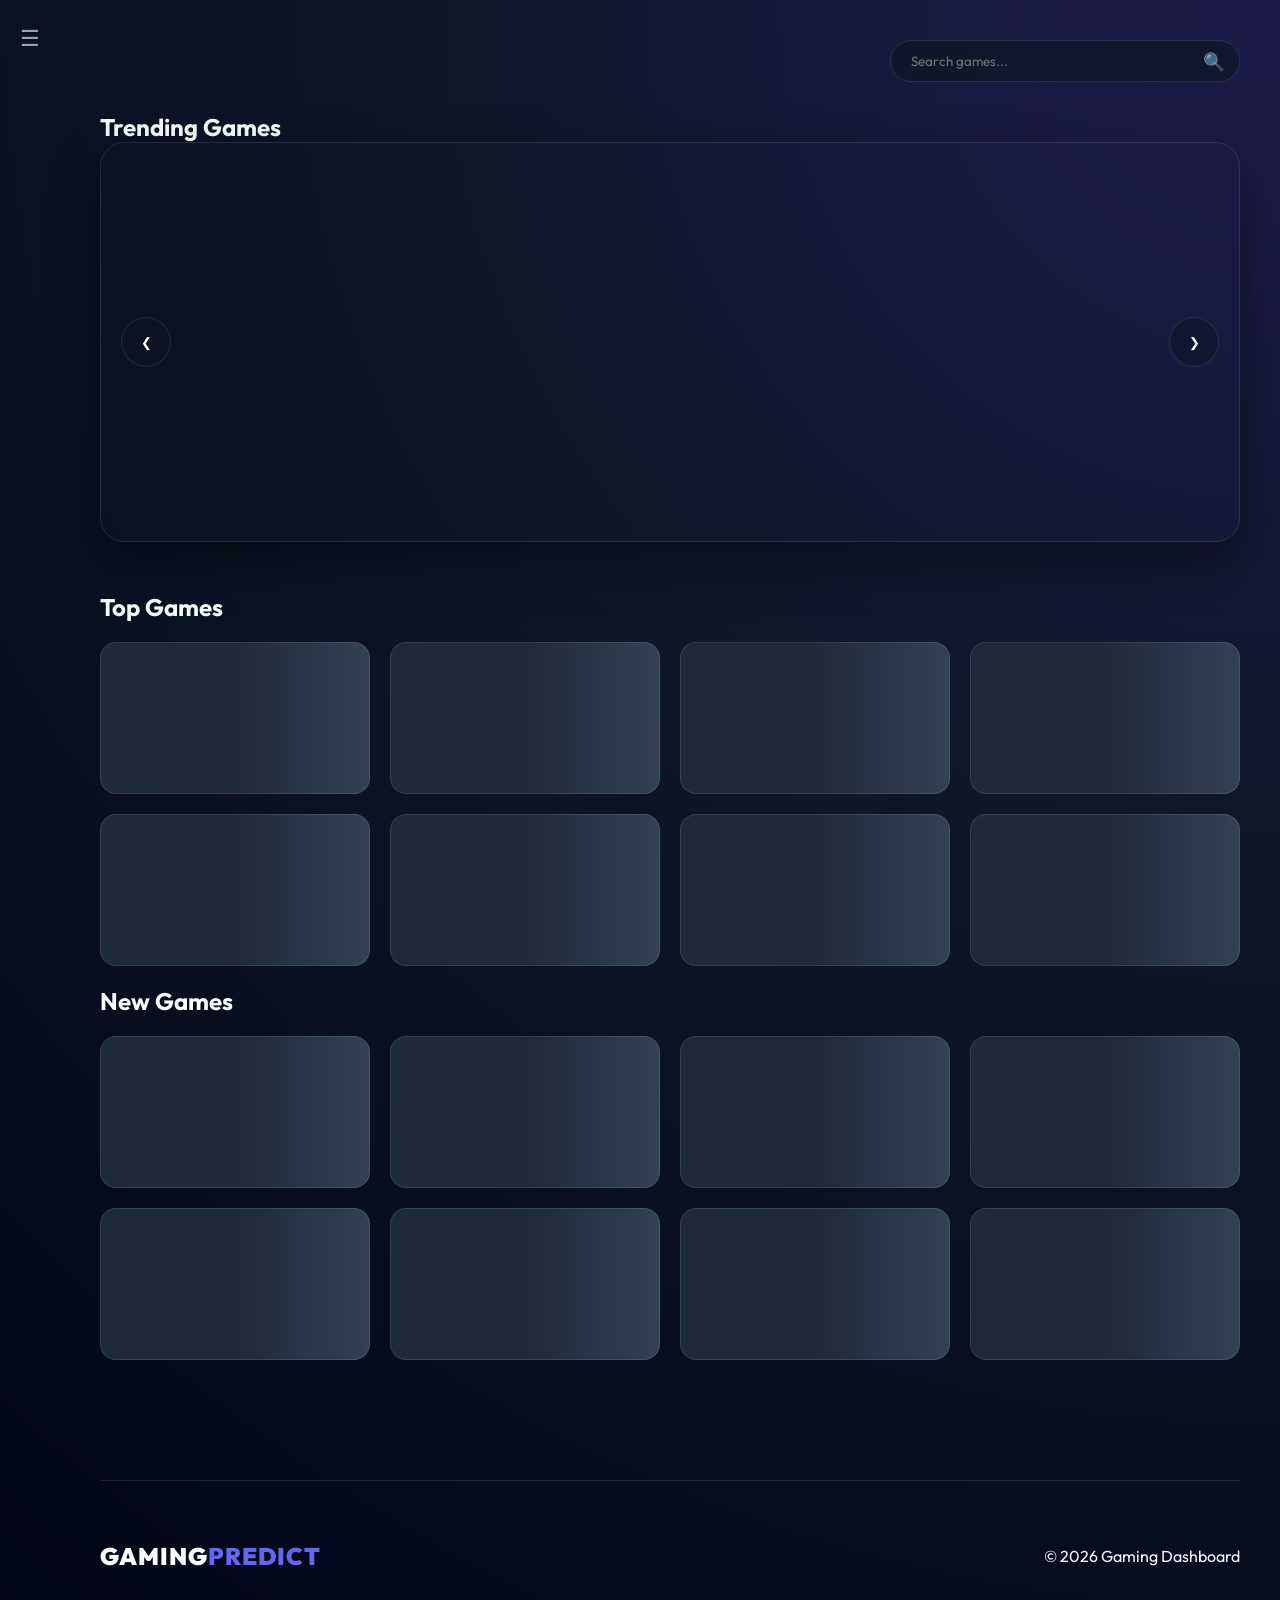
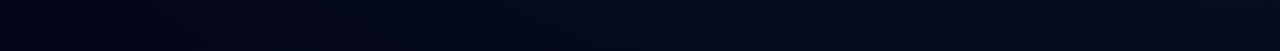
<file: index.html>
<!DOCTYPE html>
<html lang="en">
<head>
    <meta charset="UTF-8">

    <!-- Impact Website Verification -->
<meta name='impact-site-verification' value='bbd69fd1-2290-4767-aeee-84b6674acf29'>
    
    <meta name="viewport" content="width=device-width, initial-scale=1.0">

    <title>GameHub</title>

    <meta http-equiv="refresh" content="0; url=HTML/index.html">
</head>

<body>
    <p>Loading GameHub...</p>
</body>
</html>
</file>
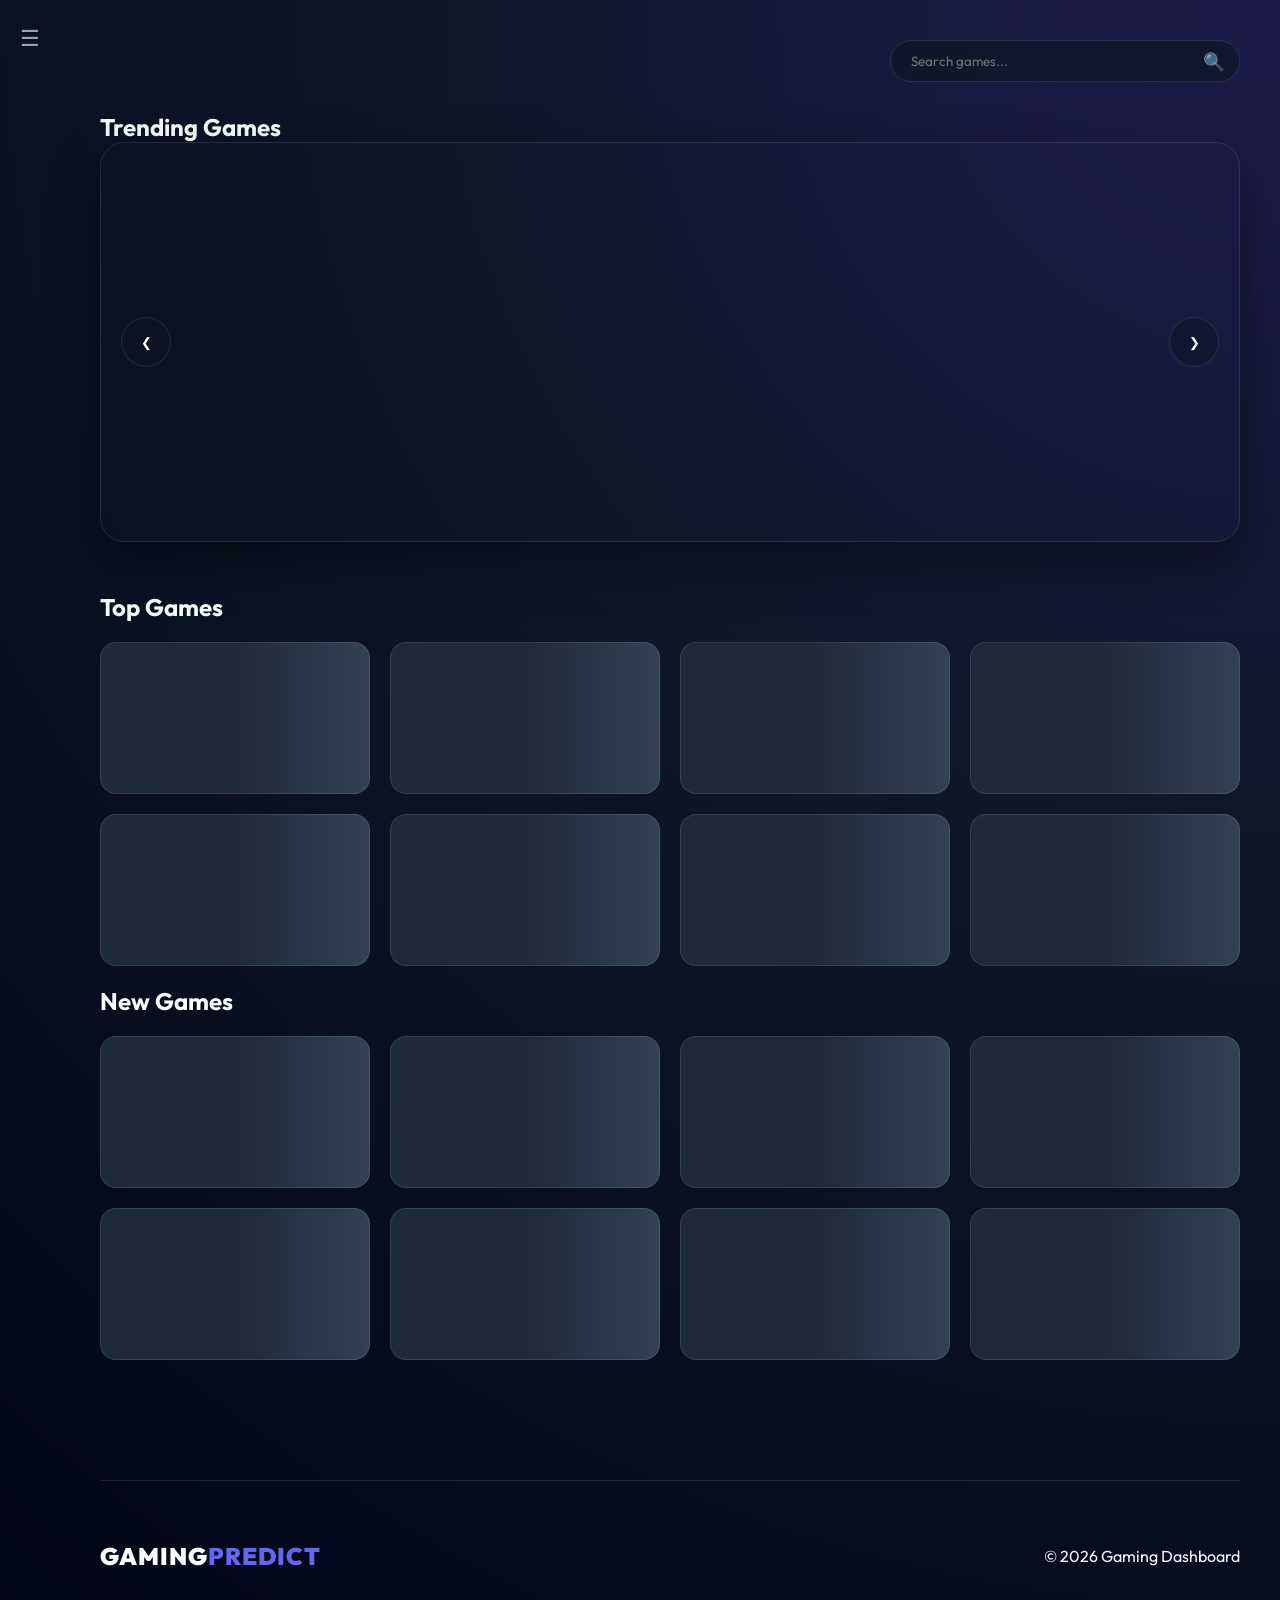
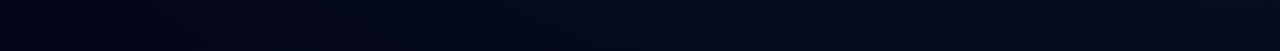
<file: HTML/index.html>
<!DOCTYPE html>
<html lang="en">
<head>
    <meta charset="UTF-8">
    <meta name="viewport" content="width=device-width, initial-scale=1.0">

    <!-- Impact Website Verification -->
<meta name='impact-site-verification' value='bbd69fd1-2290-4767-aeee-84b6674acf29'>
    <!-- SEO Meta Tags -->
    <title>GameHub | Discover & Predict Top Games</title>
    <meta name="description" content="GameHub is your ultimate gaming dashboard. Discover trending games, top rated titles, new releases, and check if your PC can run them.">
    <meta name="keywords" content="gaming dashboard, top games, trending games, new games, PC requirements, game ratings, game reviews">
    <meta name="robots" content="index, follow">

    <!-- Open Graph -->
    <meta property="og:title" content="GameHub | Discover & Predict Top Games">
    <meta property="og:description" content="Discover trending games, top rated titles, new releases, and check if your PC can run them.">
    <meta property="og:image" content="../assets/og-image.jpg">
    <meta property="og:type" content="website">

    <link rel="stylesheet" href="../CSS/global.css">
    <link rel="stylesheet" href="../CSS/index.css">
    
</head>
<body>

    <aside class="sidebar collapsed" id="sidebar">
        <button class="sidebar-toggle" id="toggleSidebar">☰</button>
        <div class="sidebar-top">
            <a href="profile.htm" class="profile-link">
                <div class="profile-section">
                    <div class="profile-pic"></div>
                    <div class="profile-info">
                        <p class="welcome-text">WELCOME</p>
                        <div class="username" id="display-username">PlayerOne</div>
                    </div>
                </div>
            </a>
            <nav class="nav-links">
                <a href="index.html" class="nav-item active"><span>Home</span></a>
                <a href="genres.html" class="nav-item"><span>Genres</span></a>
                <a href="predict.html" class="nav-item"><span>Predict</span></a>
            </nav>
        </div>
        <button class="logout-btn" id="logoutBtn"><span>Logout</span></button>
    </aside>

    <main class="main-content">

        <!-- Search Header -->
        <header class="main-header">
            <div class="search-container">
                <input type="text" class="search-input" placeholder="Search games..." aria-label="Search games">
                <button class="search-btn" aria-label="Search">🔍</button>
            </div>
        </header>

        <!-- Trending Carousel -->
        <section class="page active" aria-label="Trending Games">
            <div class="header-text">
                <h1>Trending <span>Games</span></h1>
            </div>
            <div class="carousel-container">
                <div class="carousel-track" id="carouselTrack"></div>
                <button class="slider-btn prev" id="prevBtn" aria-label="Previous">❮</button>
                <button class="slider-btn next" id="nextBtn" aria-label="Next">❯</button>
            </div>
        </section>

        <!-- Top Games Section -->
        <section class="content-section" aria-label="Top Games">
            <div class="header-text">
                <h2>Top <span>Games</span></h2>
            </div>
            <div class="game-box-row" id="topGamesGrid">
                <div class="small-game-box skeleton"></div>
                <div class="small-game-box skeleton"></div>
                <div class="small-game-box skeleton"></div>
                <div class="small-game-box skeleton"></div>
                <div class="small-game-box skeleton"></div>
                <div class="small-game-box skeleton"></div>
                <div class="small-game-box skeleton"></div>
                <div class="small-game-box skeleton"></div>
            </div>
        </section>

        <!-- New Games Section -->
        <section class="content-section" aria-label="New Games">
            <div class="header-text">
                <h2>New <span>Games</span></h2>
            </div>
            <div class="game-box-row" id="newGamesGrid">
                <div class="small-game-box skeleton"></div>
                <div class="small-game-box skeleton"></div>
                <div class="small-game-box skeleton"></div>
                <div class="small-game-box skeleton"></div>
                <div class="small-game-box skeleton"></div>
                <div class="small-game-box skeleton"></div>
                <div class="small-game-box skeleton"></div>
                <div class="small-game-box skeleton"></div>
            </div>
        </section>

        <footer class="site-footer">
            <div class="footer-left">
                <h2 class="footer-logo">GAMING<span>PREDICT</span></h2>
            </div>
            <div class="footer-right">
                <p>&copy; 2026 Gaming Dashboard</p>
            </div>
        </footer>

    </main>

    <script src="../JS/sidebar.js"></script>
    <script src="../JS/index.js"></script>
</body>
</html>
</file>
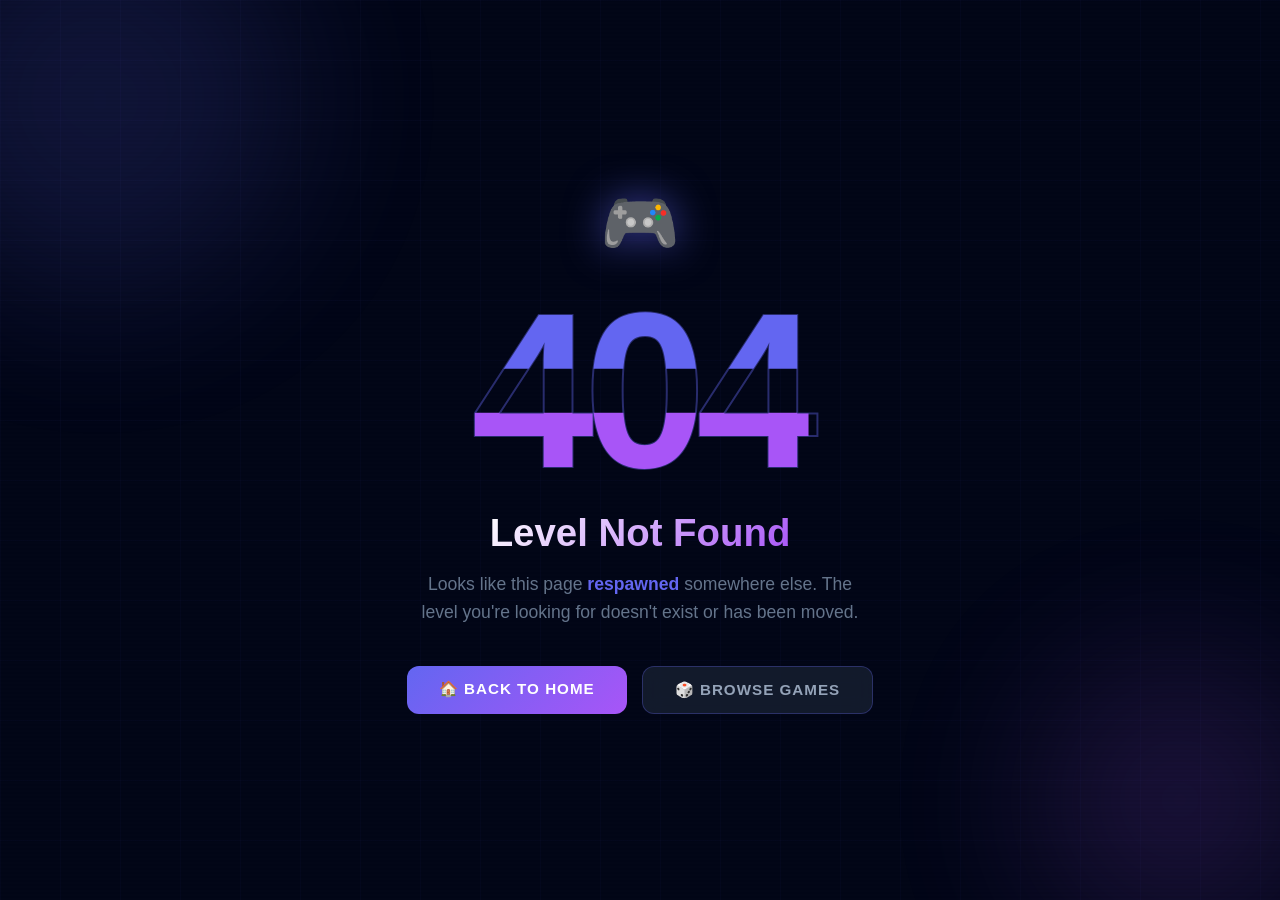
<file: HTML/game_details.html>
<!DOCTYPE html>
<html lang="en">
<head>
    <meta charset="UTF-8">
    <meta name="viewport" content="width=device-width, initial-scale=1.0">
    <title>GameHub | Game Details</title>
    <link rel="stylesheet" href="../CSS/global.css">
    <link rel="stylesheet" href="../CSS/game_details.css">
</head>
<body>

    <aside class="sidebar collapsed" id="sidebar">
        <button class="sidebar-toggle" id="toggleSidebar">☰</button>
        <div class="sidebar-top">
            <a href="profile.htm" class="profile-link">
                <div class="profile-section">
                    <div class="profile-pic"></div>
                    <div class="profile-info">
                        <p class="welcome-text">WELCOME</p>
                        <div class="username" id="display-username">PlayerOne</div>
                    </div>
                </div>
            </a>
            <nav class="nav-links">
                <a href="index.html" class="nav-item"><span>Home</span></a>
                <a href="genres.html" class="nav-item"><span>Genres</span></a>
                <a href="predict.html" class="nav-item"><span>Predict</span></a>
            </nav>
        </div>
        <button class="logout-btn" id="logoutBtn"><span>Logout</span></button>
    </aside>

    <main class="main-content no-padding">

        <header class="main-header mobile-game-header">
            </header>

        <div class="game-hero-banner" id="gameHero">
            <div class="hero-overlay"></div>
            <div class="hero-content">
                <div class="game-logo"><h1 id="gameTitle">Loading...</h1></div>
                <div class="hero-meta">
                    <span class="status-badge" id="game-rating">★ --</span>
                </div>
                <div class="hero-actions">
                    <button class="primary-btn">Play Now</button>
                    <button class="secondary-btn" onclick="window.location.href='predict.html'">Analyze Specs</button>
                </div>
            </div>
        </div>

        <div class="game-details-grid">
            
            <div class="details-main">
                <section id="aboutSection" class="content-section">
                    <h3>About the Game</h3>
                    <p class="game-desc" id="game-description">Fetching details...</p>
                </section>

                <div id="midAdBox" class="content-section ad-container">
                    <div class="ad-box">
                        <span class="ad-label">Advertisement</span>
                    </div>
                </div>

                <section class="content-section" id="mediaSection" style="display:none;">
                    <h3>Videos &amp; Screenshots</h3>
                    <div class="media-strip" id="mediaStrip"></div>
                </section>

                <section class="content-section" id="reqSection">
                    <h3>System Requirements</h3>
                    <table class="req-table" id="reqTable">
                        <tr><th>Spec</th><th>Minimum</th><th>Recommended</th></tr>
                    </table>
                </section>

                <section class="content-section" id="relatedSection" style="display:none;">
                    <h3>Related Games</h3>
                    <div class="related-scroll" id="relatedGames"></div>
                </section>

                <section class="content-section" id="reviewsSection">
                    <h3>Review Videos</h3>
                    <div id="reviewsList">
                        <p style="color: #64748b;">No reviews yet.</p>
                    </div>
                </section>
            </div>

            <div class="details-sidebar">
                <div class="info-card">
                    <h4>Developer Info</h4>
                    <ul class="info-list">
                        <li><strong>Developer</strong><span id="game-dev">Loading...</span></li>
                        <li><strong>Release Date</strong><span id="game-release">--</span></li>
                    </ul>
                </div>

                <div class="info-card">
                    <h4>Rating Stats</h4>
                    <ul class="info-list">
                        <li><strong>Total Reviews</strong><span id="rating-count">--</span></li>
                    </ul>
                </div>

                <div class="info-card" id="tagsCard" style="display:none;">
                    <h4>Tags</h4>
                    <div class="tags-container" id="tagsList"></div>
                </div>

                <div class="info-card" id="gameplayCard" style="display:none;">
                    <h4>Gameplay</h4>
                    <div id="gameplayLinks"></div>
                </div>

                <div id="adCard" class="info-card">
                    <div class="ad-box">
                        <span class="ad-label">Advertisement</span>
                    </div>
                </div>
            </div>

        </div> </main>

    <div class="media-modal" id="mediaModal" style="display:none;">
        <div class="modal-overlay" onclick="closeModal()"></div>
        <div class="modal-content" id="modalContent"></div>
        <button class="modal-close" onclick="closeModal()">✕</button>
    </div>

    <script src="../JS/sidebar.js"></script>
    <script src="../JS/game_details.js"></script>
</body>
</html>
</file>
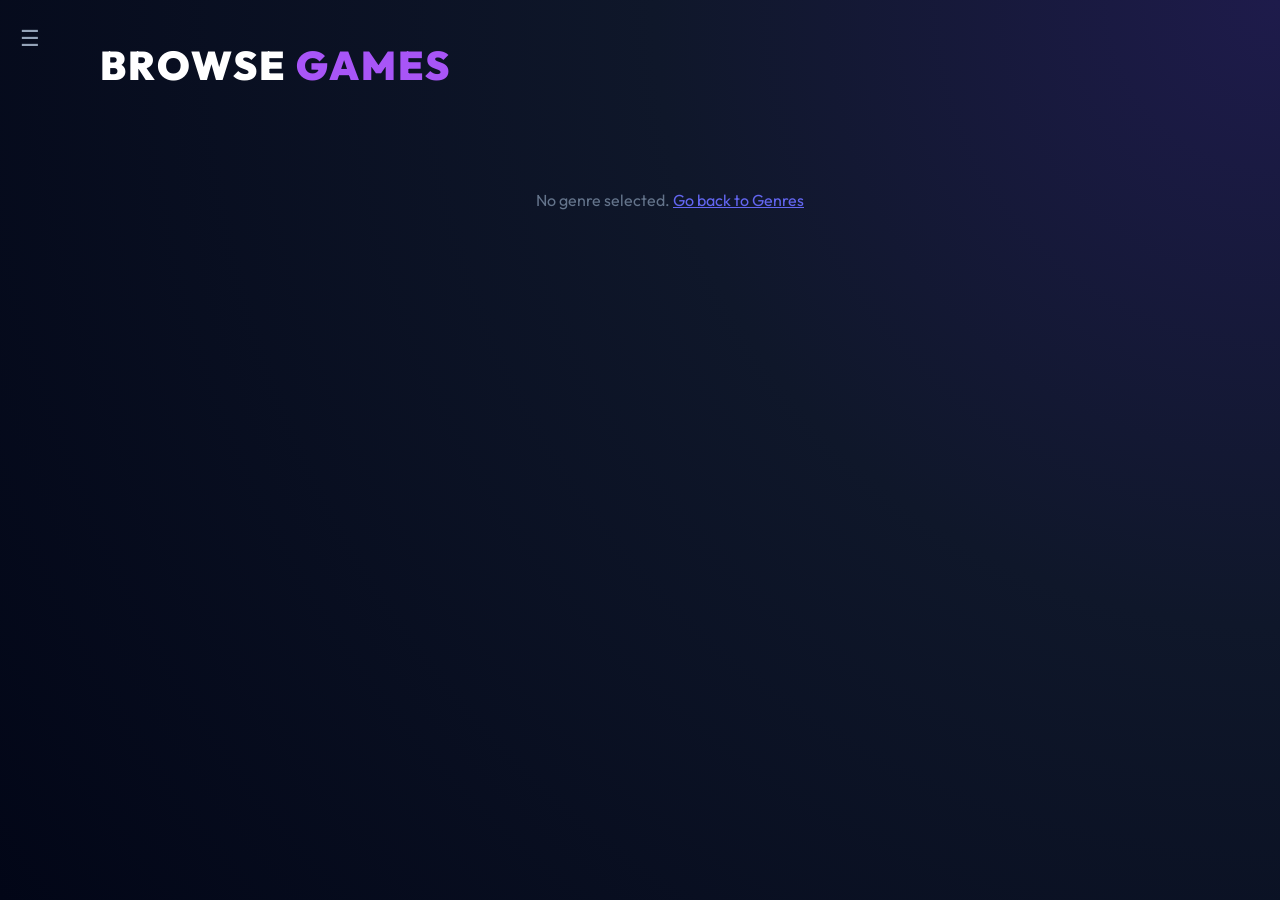
<file: HTML/games.html>
<!DOCTYPE html>
<html lang="en">
<head>
    <meta charset="UTF-8">
    <meta name="viewport" content="width=device-width, initial-scale=1.0">
    <title>GameHub | Browse Games</title>
    <link rel="stylesheet" href="../CSS/global.css">
    <link rel="stylesheet" href="../CSS/games.css"> 
</head>
<body>
    <aside class="sidebar collapsed" id="sidebar">
        <button class="sidebar-toggle" id="toggleSidebar">☰</button>
        
        <div class="sidebar-top">
            <a href="profile.htm" class="profile-link" style="text-decoration: none;">
                <div class="profile-section">
                    <div class="profile-pic"></div>
                    <div class="profile-info">
                        <p class="welcome-text">WELCOME</p>
                        <div class="username" id="display-username">PlayerOne</div>
                    </div>
                </div>
            </a>
            
            <nav class="nav-links">
                <a href="index.html" class="nav-item"><span>Home</span></a>
                <a href="genres.html" class="nav-item active"><span>Genres</span></a>
                <a href="predict.html" class="nav-item"><span>Predict</span></a>
            </nav>
        </div>
        
        <button class="logout-btn" id="logoutBtn">
            <span>Logout</span>
        </button>
    </aside>

    <main class="main-content">

        <!-- Mobile header with menu button -->
        <div class="mobile-header">
            <button class="header-menu-btn" id="menuBtn">☰</button>
            <h2 id="genre-title" class="mobile-title">Browse <span>Games</span></h2>
        </div>

        <div class="header-text desktop-only">
            <h2 id="genre-title-desktop">Browse <span>Games</span></h2>
        </div>

        <div class="games-grid" id="games-container"></div>

    </main>

    <script src="../JS/sidebar.js"></script>
    <script src="../JS/games_list.js"></script>
</body>
</html>
</file>
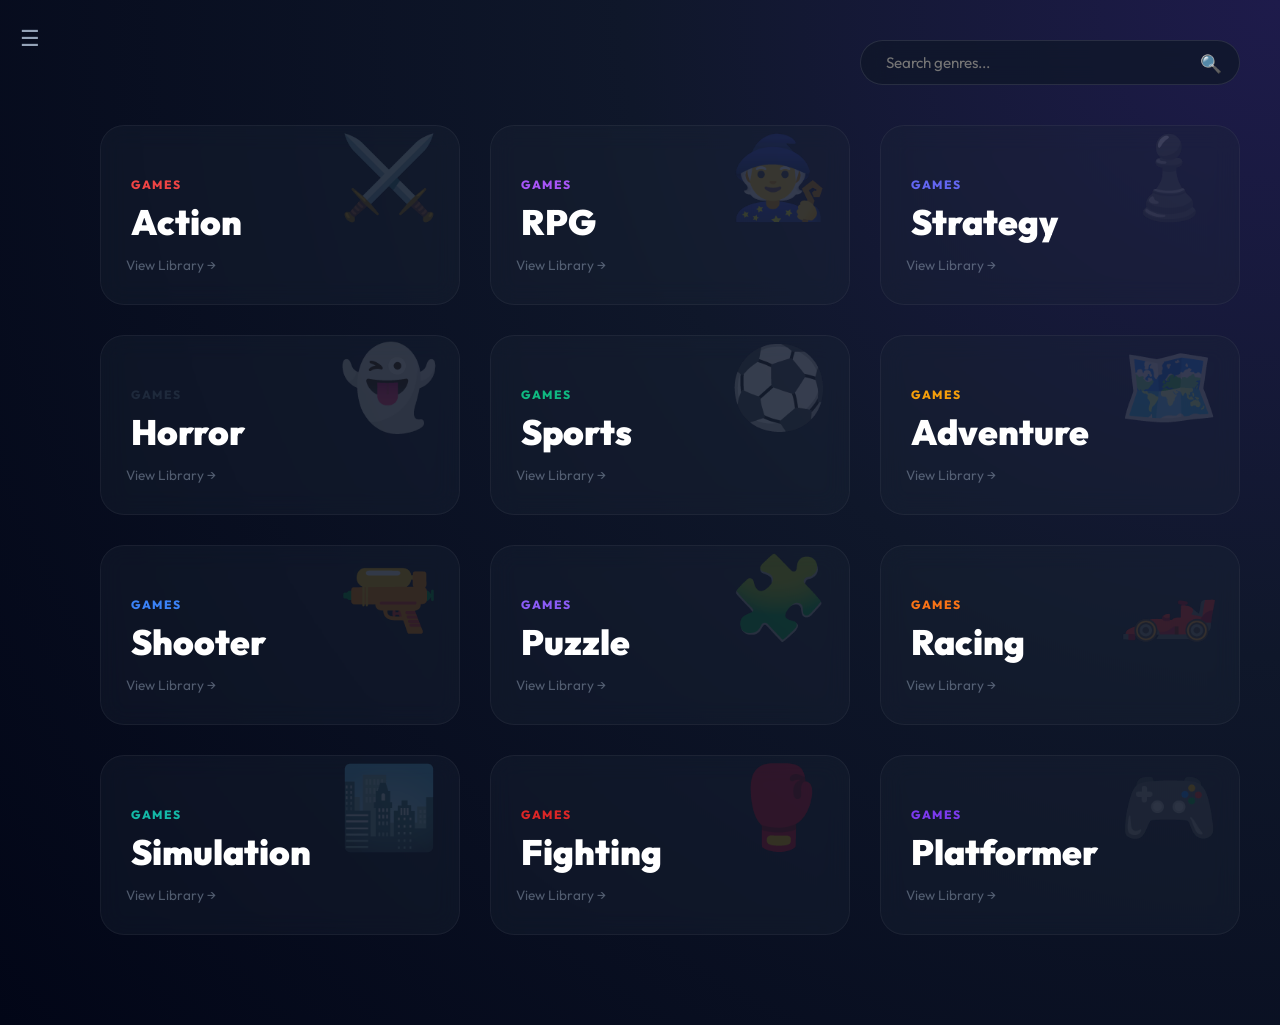
<file: HTML/genres.html>
<!DOCTYPE html>
<html lang="en">
<head>
    <meta charset="UTF-8">
    <meta name="viewport" content="width=device-width, initial-scale=1.0">
    <title>GameHub | Genres</title>
    <link rel="stylesheet" href="../CSS/global.css">
    <link rel="stylesheet" href="../CSS/genres.css">
</head>
<body>

    <aside class="sidebar collapsed" id="sidebar">
        <button class="sidebar-toggle" id="toggleSidebar">☰</button>
        <div class="sidebar-top">
            <a href="profile.html" class="profile-link">
                <div class="profile-section">
                    <div class="profile-pic"></div>
                    <div class="profile-info">
                        <p class="welcome-text">WELCOME</p>
                        <div class="username" id="display-username">PlayerOne</div>
                    </div>
                </div>
            </a>
            <nav class="nav-links">
                <a href="index.html" class="nav-item"><span>Home</span></a>
                <a href="genres.html" class="nav-item active"><span>Genres</span></a>
                <a href="predict.html" class="nav-item"><span>Predict</span></a>
            </nav>
        </div>
        <button class="logout-btn" id="logoutBtn"><span>Logout</span></button>
    </aside>

    <main class="main-content">
        <header class="main-header">
            <div class="search-container">
                <input type="text" class="search-input" id="genreSearch" placeholder="Search genres...">
                <button class="search-btn">🔍</button>
            </div>
        </header>

        <section class="page active">
            <div class="header-text">
              
            </div>
            <div class="genre-grid" id="genreGrid">
                <!-- Skeletons while loading -->
                <div class="genre-card skeleton"></div>
                <div class="genre-card skeleton"></div>
                <div class="genre-card skeleton"></div>
                <div class="genre-card skeleton"></div>
                <div class="genre-card skeleton"></div>
                <div class="genre-card skeleton"></div>
            </div>
        </section>

        <!-- Games Modal -->
        <div class="genre-modal" id="genreModal" style="display:none;">
            <div class="modal-backdrop" id="modalBackdrop"></div>
            <div class="modal-panel" id="modalPanel">
                <div class="modal-header">
                    <h2 id="modalTitle">Genre Games</h2>
                    <button class="modal-close-btn" id="modalClose">✕</button>
                </div>
                <div class="modal-games-grid" id="modalGamesGrid"></div>
                <div class="modal-pagination" id="modalPagination"></div>
            </div>
        </div>
    </main>

    <script src="../JS/sidebar.js"></script>
    <script src="../JS/genres.js"></script>
</body>
</html>
</file>
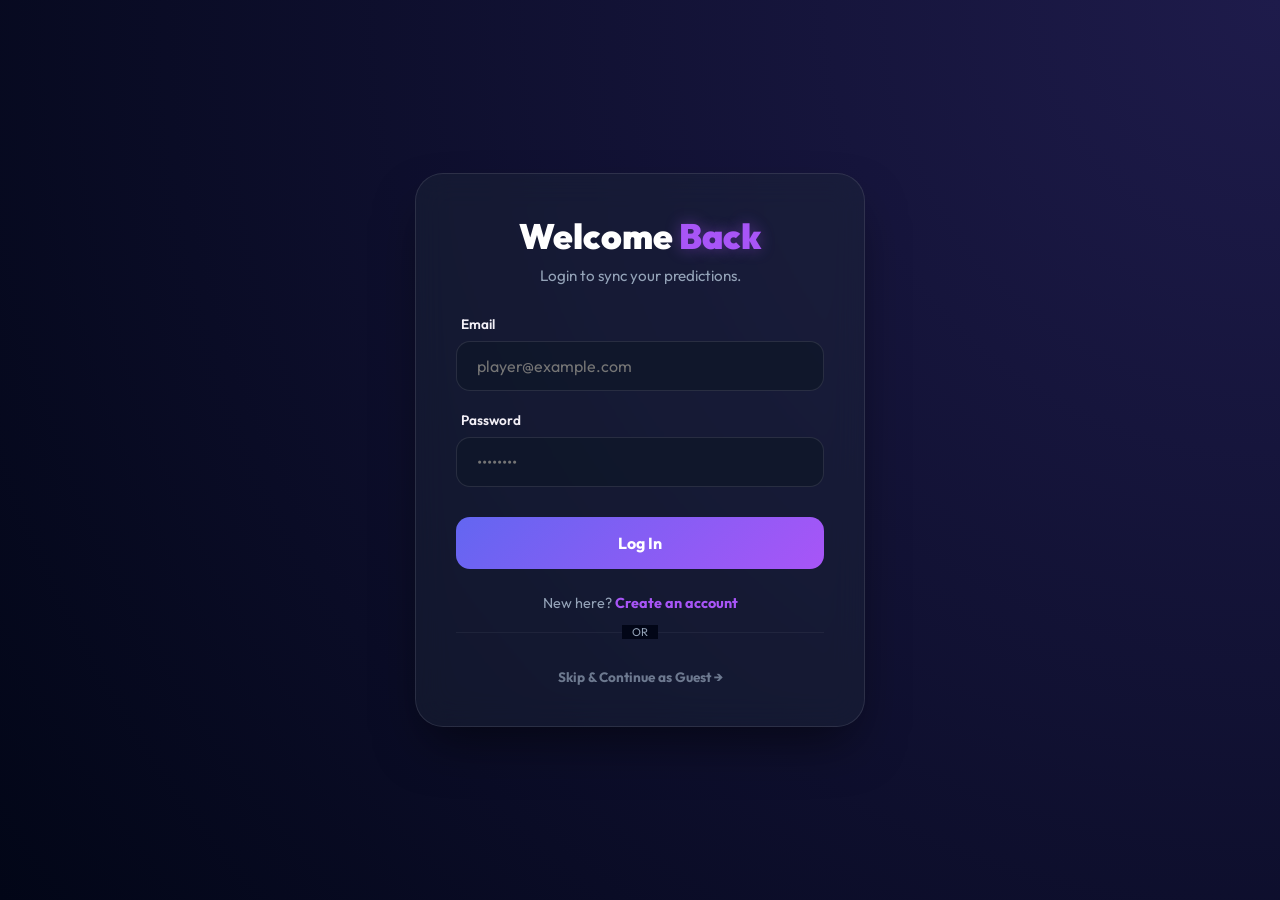
<file: HTML/login.html>
<!DOCTYPE html>
<html lang="en">
<head>
    <meta charset="UTF-8">
    <meta name="viewport" content="width=device-width, initial-scale=1.0">
    <title>GameHub | Authentication</title>
    <link rel="stylesheet" href="../CSS/global.css">
    <link rel="stylesheet" href="../CSS/login.css">
</head>
<body class="auth-body">

    <div class="auth-wrapper">
        <div id="login-card" class="auth-card">
            <div class="auth-header">
                <h2>Welcome <span>Back</span></h2>
                <p>Login to sync your predictions.</p>
            </div>
            
            <form id="loginForm">
                <div class="input-group">
                    <label>Email</label>
                    <input type="email" id="loginEmail" placeholder="player@example.com" required>
                </div>
                <div class="input-group">
                    <label>Password</label>
                    <input type="password" id="loginPass" placeholder="••••••••" required>
                </div>
                <p id="loginError" style="color:#ef4444; text-align:center; margin-top:10px;"></p>
                <button type="submit" class="auth-btn">Log In</button>
            </form>

            <div class="auth-footer">
                <p>New here? <a href="#" id="showSignup">Create an account</a></p>
                <div class="divider"><span>OR</span></div>
                <a href="index.html" class="guest-link">Skip & Continue as Guest &rarr;</a>
            </div>
        </div>

        <div id="signup-card" class="auth-card hidden">
            <div class="auth-header">
                <h2>Create <span>Account</span></h2>
                <p>Join the elite gaming community.</p>
            </div>
            
            <form id="signupForm">
                <div class="input-group">
                    <label>Username</label>
                    <input type="text" id="signupUser" placeholder="ProGamer123" required>
                </div>
                <div class="input-group">
                    <label>Email</label>
                    <input type="email" id="signupEmail" placeholder="player@example.com" required>
                </div>
                <div class="input-group">
                    <label>Password</label>
                    <input type="password" id="signupPass" placeholder="••••••••" required>
                </div>
                <div class="input-group">
                    <label>Confirm Password</label>
                    <input type="password" id="confirmPass" placeholder="••••••••" required>
                </div>
                <p id="signupError" style="color:#ef4444; text-align:center; margin-top:10px;"></p>
                <p id="signupSuccess" style="color:#10b981; text-align:center; margin-top:10px;"></p>
                <button type="submit" class="auth-btn">Sign Up</button>
            </form>

            <div class="auth-footer">
                <p>Already have an account? <a href="#" id="showLogin">Log In</a></p>
            </div>
        </div>
    </div>

    <script src="../JS/login.js"></script>
</body>
</html>
</file>
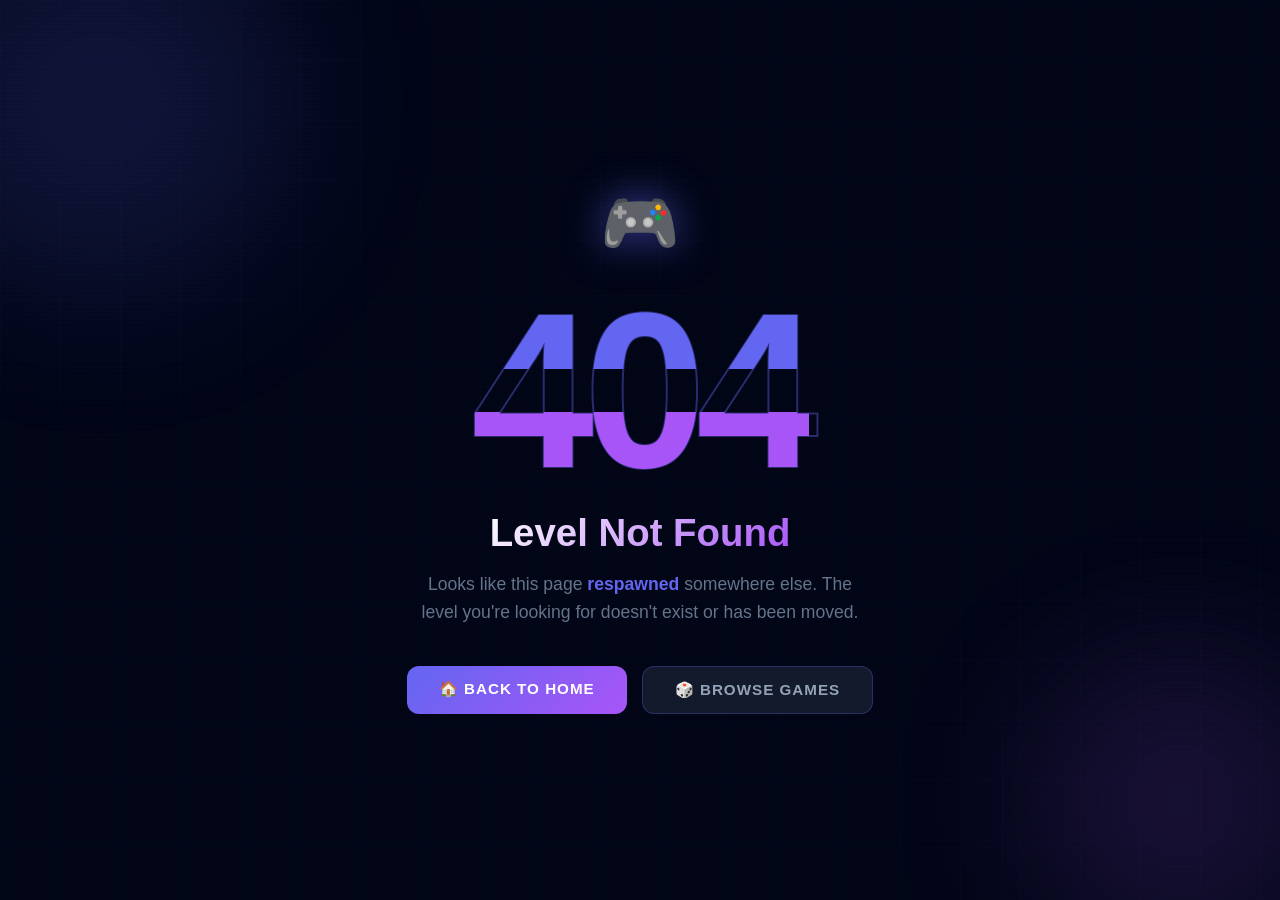
<file: HTML/predict.html>
<!DOCTYPE html>
<html lang="en">
<head>
    <meta charset="UTF-8">
    <meta name="viewport" content="width=device-width, initial-scale=1.0">
    <title>Gaming Dashboard | Predict</title>
    <link rel="stylesheet" href="https://cdnjs.cloudflare.com/ajax/libs/font-awesome/6.4.0/css/all.min.css">
    <link rel="stylesheet" href="../CSS/global.css">
    <link rel="stylesheet" href="../CSS/predict.css">
</head>
<body>

    <aside class="sidebar collapsed" id="sidebar">
        <button class="sidebar-toggle" id="toggleSidebar">☰</button>
        <div class="sidebar-top">
            <a href="profile.htm" class="profile-link">
                <div class="profile-section">
                    <div class="profile-pic"></div>
                    <div class="profile-info">
                        <p class="welcome-text">WELCOME,</p>
                        <div class="username" id="display-username">PlayerOne</div>
                    </div>
                </div>
            </a>
            <nav class="nav-links">
                <a href="index.html" class="nav-item"><span>Home</span></a>
                <a href="genres.html" class="nav-item"><span>Genres</span></a>
                <a href="predict.html" class="nav-item active"><span>Predict</span></a>
            </nav>
        </div>
        <button class="logout-btn" id="logoutBtn"><span>Logout</span></button>
    </aside>

    <main class="main-content">

        <!-- ☰ hamburger injected here by sidebar.js on mobile/tablet -->
        <header class="main-header predict-mobile-header">
        </header>

        <section class="page active">
            <div class="predict-container">
                <div class="header-text">
                    <h2>Hardware <span>Check</span></h2>
                </div>

                <form class="config-form" id="configForm" autocomplete="off">
                    <div class="form-grid">
                        <div class="input-group">
                            <label>CPU Model</label>
                            <input type="text" id="cpu" placeholder="e.g. i7 13700K" autocomplete="off" required>
                        </div>
                        <div class="input-group">
                            <label>Graphics Card</label>
                            <input type="text" id="gpu" placeholder="e.g. RTX 4070" autocomplete="off" required>
                        </div>
                        <div class="input-group">
                            <label>RAM</label>
                            <input type="text" id="ram" placeholder="e.g. 16GB" autocomplete="off" required>
                        </div>
                        <div class="input-group">
                            <label>Target Game</label>
                            <input type="text" id="game" placeholder="Search a game..." autocomplete="off" required>
                        </div>
                    </div>
                    <div class="form-actions">
                        <button type="submit" class="predict-btn">Analyze Performance</button>
                    </div>
                </form>

                <!-- ANALYSIS RESULT BOX -->
                <div id="resultArea" class="result-box hidden">
                    <h3>Analysis Complete</h3>
                    <div id="resultText">Your system meets the requirements!</div>
                </div>

                <!-- DYNAMIC RESULTS -->
                <div id="dynamicResults" class="hidden">

                    <div class="section-header">
                        <h3>Searched <span>Game</span></h3>
                    </div>
                    <div id="searchedResult" class="searched-result-grid"></div>

                    <div class="section-header" style="margin-top: 50px;">
                        <h3>Related <span>Games</span></h3>
                    </div>
                    <div id="relatedGamesGrid" class="games-grid-predict"></div>

                    <div class="section-header" style="margin-top: 50px;">
                        <h3>Games You <span>Can Run</span></h3>
                    </div>
                    <div id="runnableGamesGrid" class="games-grid-predict"></div>

                </div>
            </div>
        </section>
    </main>

    <script src="../JS/sidebar.js"></script>
    <script src="../JS/predict.js"></script>
</body>
</html>
</file>
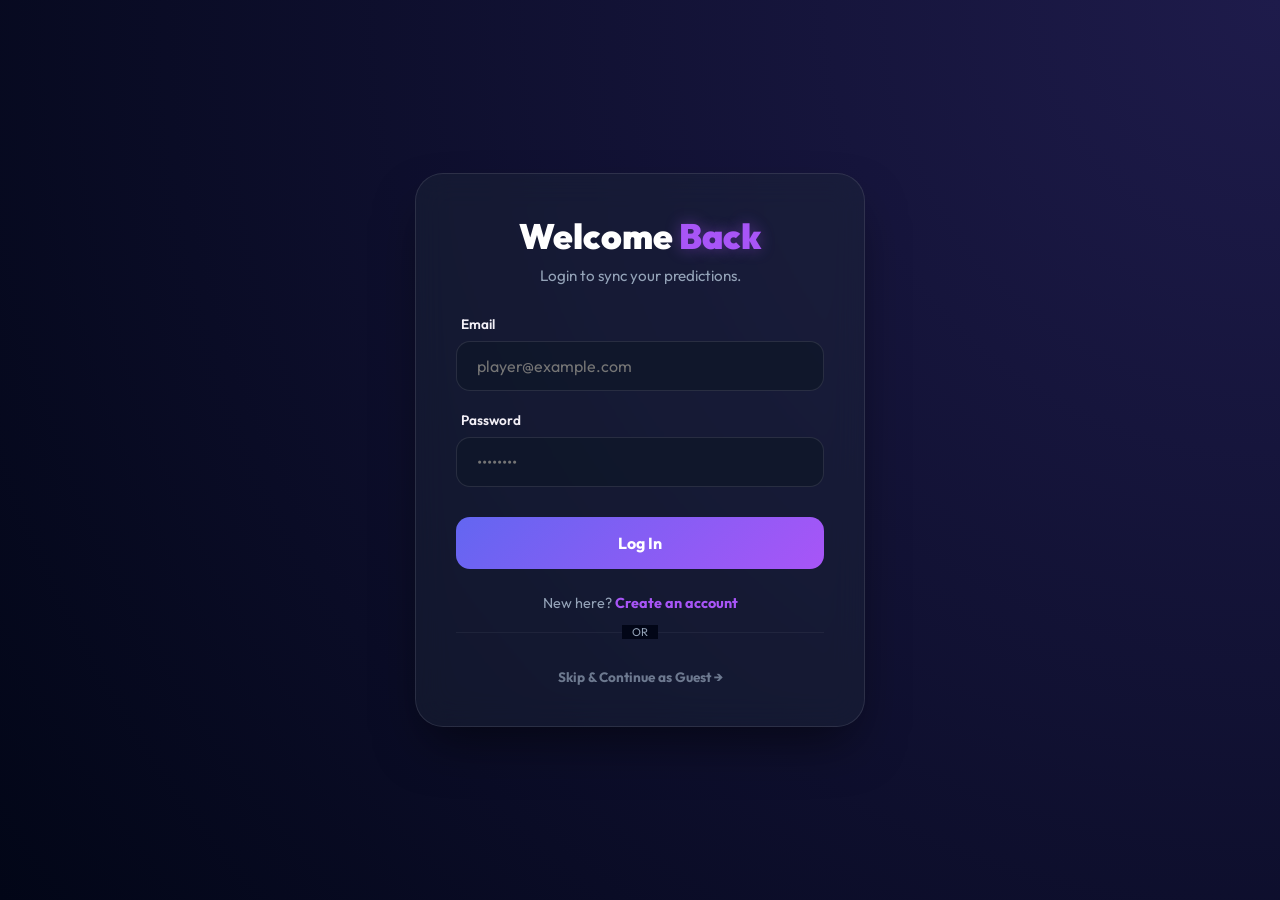
<file: HTML/profile.htm>
<!DOCTYPE html>
<html lang="en">
<head>
    <meta charset="UTF-8">
    <meta name="viewport" content="width=device-width, initial-scale=1.0">
    <title>GameHub | My Profile</title>
    <link rel="stylesheet" href="https://cdnjs.cloudflare.com/ajax/libs/font-awesome/6.4.0/css/all.min.css">
    <link rel="stylesheet" href="../CSS/global.css">
    <link rel="stylesheet" href="../CSS/profile.css">
</head>
<body>
    <aside class="sidebar collapsed" id="sidebar">
        <button class="sidebar-toggle" id="toggleSidebar">☰</button>
        <div class="sidebar-top">
            <a href="profile.html" class="profile-link">
                <div class="profile-section">
                    <div class="profile-pic"></div>
                    <div class="profile-info">
                        <p class="welcome-text">WELCOME</p>
                        <div class="username" id="display-username">PlayerOne</div>
                    </div>
                </div>
            </a>
            <nav class="nav-links">
                <a href="index.html" class="nav-item"><span>Home</span></a>
                <a href="genres.html" class="nav-item"><span>Genres</span></a>
                <a href="predict.html" class="nav-item"><span>Predict</span></a>
            </nav>
        </div>
        <button class="logout-btn" id="logoutBtn"><span>Logout</span></button>
    </aside>

    <main class="main-content">
        <header class="main-header">
            <h1 style="font-size: 1.2rem; margin: 0; color: #fff;">My Profile</h1>
        </header>

        <div class="profile-hero">
            <div class="profile-avatar">
                <span id="avatar-initials">P</span>
            </div>
            <div class="profile-info-block">
                <h1 id="prof-username">PlayerOne</h1>
                <p class="profile-email" id="prof-email">—</p>
                <div class="profile-badges">
                    <span class="badge">🎮 Gamer</span>
                    <span class="badge" id="badge-gpu">GPU: —</span>
                    <span class="badge" id="badge-cpu">CPU: —</span>
                </div>
            </div>
        </div>

        <div class="stats-row">
            <div class="stat-card">
                <span class="stat-number" id="stat-games">0</span>
                <span class="stat-label">Games Saved</span>
            </div>
            <div class="stat-card">
                <span class="stat-number" id="stat-liked">0</span>
                <span class="stat-label">Games Liked</span>
            </div>
            <div class="stat-card">
                <span class="stat-number" id="stat-reviews">0</span>
                <span class="stat-label">Reviews</span>
            </div>
        </div>

        <div class="profile-section-card">
            <h2 class="section-title">Account <span>Settings</span></h2>
            <form id="profileForm" class="settings-form">
                <div class="form-row">
                    <div class="form-field">
                        <label>Username</label>
                        <input type="text" id="usernameInput" placeholder="New username...">
                    </div>
                    <div class="form-field">
                        <label>GPU</label>
                        <input type="text" id="gpuInput" placeholder="e.g. RTX 3060 Ti">
                    </div>
                    <div class="form-field">
                        <label>CPU</label>
                        <input type="text" id="cpuInput" placeholder="e.g. Intel Core i7">
                    </div>
                </div>
                <button type="submit" class="save-btn">Save Changes</button>
                <p id="saveStatus"></p>
            </form>
        </div>
    </main>

    <script src="../JS/sidebar.js"></script>
    <script src="../JS/profile.js"></script>
</body>
</html>
</file>
<file: CSS/global.css>
/* =========================================
    GLOBAL THEME
========================================= */
@import url('https://fonts.googleapis.com/css2?family=Outfit:wght@300;400;500;700;900&display=swap');

:root {
    --primary: #6366f1;
    --primary-glow: rgba(99, 102, 241, 0.5);
    --secondary: #a855f7;
    --bg-dark: #020617;
    --bg-panel: rgba(30, 41, 59, 0.6);
    --text-main: #f8fafc;
    --text-muted: #94a3b8;
    --border: rgba(255, 255, 255, 0.1);
    --glass: blur(16px);
}

* {
    margin: 0;
    padding: 0;
    box-sizing: border-box;
    font-family: 'Outfit', sans-serif;
}

html {
    overflow-x: hidden;
}

body {
    background: radial-gradient(circle at top right, #1e1b4b 0%, #0f172a 40%, #020617 100%);
    color: var(--text-main);
    min-height: 100vh;
    overflow-x: hidden;
    /* NO display:flex — sidebar is fixed, never in document flow */
}

/* =========================================
    SIDEBAR — always fixed, never in flow
========================================= */
.sidebar {
    width: 280px;
    background: rgba(15, 23, 42, 0.98);
    border-right: 1px solid var(--border);
    display: flex;
    flex-direction: column;
    justify-content: space-between;
    padding: 24px;
    position: fixed;
    top: 0;
    left: 0;
    height: 100vh;
    z-index: 99999;
    transition: width 0.4s cubic-bezier(0.4, 0, 0.2, 1),
                transform 0.35s cubic-bezier(0.4, 0, 0.2, 1);
    overflow: hidden;
}

/* ── DESKTOP COLLAPSED ── */
.sidebar.collapsed {
    width: 60px;
    background: transparent !important;
    border-right: none !important;
    box-shadow: none !important;
    padding: 20px 0;
}

.sidebar.collapsed .profile-section,
.sidebar.collapsed .nav-links,
.sidebar.collapsed .logout-btn {
    opacity: 0;
    pointer-events: none;
    transition: opacity 0.2s ease;
}

.sidebar.collapsed .sidebar-toggle {
    opacity: 1 !important;
    pointer-events: auto !important;
    align-self: center;
    margin-left: 0 !important;
}

.sidebar:not(.collapsed) .profile-section,
.sidebar:not(.collapsed) .nav-links,
.sidebar:not(.collapsed) .logout-btn,
.sidebar:not(.collapsed) .sidebar-toggle {
    opacity: 1;
    transition: opacity 0.3s ease 0.1s;
}

/* ── MOBILE — hidden off-screen by default ── */
@media (max-width: 1024px) {
    .sidebar {
        transform: translateX(-100%) !important;
        width: 280px !important;
        background: rgba(15, 23, 42, 0.98) !important;
        border-right: 1px solid var(--border) !important;
        padding: 24px !important;
    }

    .sidebar.open {
        transform: translateX(0) !important;
    }

    /* Show all content when open */
    .sidebar .profile-section,
    .sidebar .nav-links,
    .sidebar .logout-btn,
    .sidebar .sidebar-toggle {
        opacity: 1 !important;
        pointer-events: auto !important;
    }
}

/* =========================================
    SIDEBAR TOGGLE BUTTON
========================================= */
.sidebar-toggle {
    background: transparent;
    border: none;
    cursor: pointer;
    margin-bottom: 20px;
    align-self: flex-start;
    width: 36px;
    height: 36px;
    display: flex;
    justify-content: center;
    align-items: center;
    z-index: 10001;
    transition: all 0.3s ease;
    padding: 0;
    color: var(--text-muted);
    font-size: 1.4rem;
    flex-shrink: 0;
}

.sidebar-toggle:hover { color: #fff; }

/* =========================================
    PROFILE SECTION
========================================= */
.profile-section {
    display: flex;
    align-items: center;
    gap: 15px;
    padding: 20px 0;
    margin-bottom: 20px;
    border-bottom: 1px solid var(--border);
}

.profile-pic {
    width: 60px;
    height: 60px;
    background: linear-gradient(135deg, #f2f1f4, #6366f1);
    border-radius: 50%;
    border: 2px solid white;
    flex-shrink: 0;
}

.profile-info {
    display: flex;
    flex-direction: column;
    justify-content: center;
}

.welcome-text {
    color: #f2eff6 !important;
    font-size: 0.85rem;
    font-weight: 700;
    text-transform: uppercase;
    letter-spacing: 1px;
    margin-bottom: 2px;
}

.username {
    color: #f2eff6 !important;
    font-size: 1.25rem;
    font-weight: 700;
}

/* =========================================
    NAVIGATION
========================================= */
.nav-links {
    display: flex;
    flex-direction: column;
    gap: 8px;
}

.nav-item {
    padding: 14px 20px;
    color: var(--text-muted);
    text-decoration: none;
    border-radius: 12px;
    font-weight: 500;
    transition: 0.3s;
    display: flex;
    align-items: center;
    gap: 10px;
}

.nav-item:hover,
.nav-item.active {
    background: rgba(99, 102, 241, 0.1);
    color: white;
    border-left: 4px solid var(--primary);
}

.logout-btn {
    background: rgba(30, 41, 59, 0.4);
    border: 1px solid rgba(99, 102, 241, 0.4);
    color: #818cf8;
    padding: 14px;
    border-radius: 12px;
    cursor: pointer;
    font-weight: 700;
    font-size: 0.85rem;
    letter-spacing: 1.5px;
    text-transform: uppercase;
    display: flex;
    align-items: center;
    justify-content: center;
    width: 100%;
    gap: 10px;
    transition: all 0.3s cubic-bezier(0.4, 0, 0.2, 1);
    outline: none;
}

.logout-btn:hover {
    background: rgba(99, 102, 241, 0.1);
    border-color: #a855f7;
    color: #ffffff;
    box-shadow: 0 0 20px rgba(99, 102, 241, 0.25);
    transform: translateY(-2px);
}

/* =========================================
    MAIN CONTENT
    Sidebar is fixed so only desktop needs margin
========================================= */
.main-content {
    width: 100%;
    max-width: 100%;
    padding: 40px;
    box-sizing: border-box;
    transition: margin-left 0.4s cubic-bezier(0.4, 0, 0.2, 1),
                width 0.4s cubic-bezier(0.4, 0, 0.2, 1);
}

/* Desktop: push right to make room for sidebar */
@media (min-width: 1025px) {
    .main-content {
        margin-left: 280px;
        width: calc(100% - 280px);
        max-width: calc(100% - 280px);
    }
}

/* Mobile: always full width, no margin */
@media (max-width: 1024px) {
    .main-content {
        margin-left: 0 !important;
        width: 100% !important;
        max-width: 100% !important;
        padding: 20px 16px;
    }
}

/* =========================================
    PROFILE LINK
========================================= */
.profile-link {
    text-decoration: none;
    color: inherit;
}
/* Hide the hamburger menu on PC version */
@media (min-width: 1025px) {
    #headerMenuBtn, .header-menu-btn {
        display: none !important;
    }
}
</file>
<file: CSS/index.css>
/* =========================================
    1. HOME PAGE LAYOUT (Big Box Slider)
   ========================================= */
.carousel-container {
    width: 100%;
    height: 400px;
    border-radius: 24px;
    overflow: hidden;
    position: relative;
    box-shadow: 0 20px 50px rgba(0,0,0,0.4);
    border: 1px solid var(--border);
    margin-bottom: 50px;
    z-index: 1;
    touch-action: pan-y;
}

.carousel-track {
    display: flex;
    height: 100%;
    transition: transform 1.5s cubic-bezier(0.2, 1, 0.3, 1);
}

.slide-item {
    min-width: 100%;
    flex-shrink: 0;
    height: 100%;
    display: flex;
    align-items: center;
    justify-content: center;
    color: white;
    background-size: cover;
    background-position: center;
    position: relative;
    z-index: 1;
    overflow: hidden;
    border-radius: 24px;
}

/* =========================================
    2. GAME GRID — DESKTOP (4-column cards)
   ========================================= */
.game-box-row {
    display: grid;
    grid-template-columns: repeat(4, 1fr);
    gap: 20px;
    margin-top: 20px;
    width: 100%;
    max-width: 100%;
    padding-bottom: 20px;
    align-items: start;
}

.game-card-link {
    text-decoration: none;
    color: inherit;
    display: flex;
    flex-direction: column;
    transition: transform 0.2s ease-in-out;
}

.game-card-link:hover {
    transform: translateY(-5px);
}

.game-card-link .small-game-box,
.small-game-box {
    width: 100%;
    height: 0;
    padding-bottom: 56.25%;
    border-radius: 16px;
    background-size: cover;
    background-position: center top;
    border: 1px solid var(--border);
    transition: all 0.3s cubic-bezier(0.4, 0, 0.2, 1);
    overflow: hidden;
    position: relative;
    flex-shrink: 0;
    background-color: rgba(30, 41, 59, 0.4);
}

.game-card-link:hover .small-game-box,
.small-game-box:hover {
    border-color: var(--primary);
    box-shadow: 0 10px 20px rgba(0, 0, 0, 0.4);
}

.game-card-link .game-card-info,
.game-card-info {
    padding: 10px 4px 4px 4px;
    min-height: 52px;
}

.game-card-link .game-card-title,
.game-card-title {
    margin: 0 0 4px 0;
    color: #fff;
    font-size: 0.95rem;
    font-weight: 700;
    display: -webkit-box;
    -webkit-line-clamp: 2;
    -webkit-box-orient: vertical;
    overflow: hidden;
    text-overflow: ellipsis;
    line-height: 1.3;
}

.game-card-link .game-card-rating,
.game-card-rating {
    color: #6366f1;
    font-weight: 700;
    font-size: 0.85rem;
}

/* Skeleton */
.skeleton {
    background: linear-gradient(90deg, #1e293b 25%, #334155 50%, #1e293b 75%);
    background-size: 200% 100%;
    animation: loading-shimmer 1.5s infinite;
    aspect-ratio: 16 / 9;
    height: auto;
    padding-bottom: 0;
}

@keyframes loading-shimmer {
    0%   { background-position: 200% 0; }
    100% { background-position: -200% 0; }
}

/* =========================================
    3. BRANDED FOOTER
   ========================================= */
.site-footer {
    margin-top: 100px;
    padding: 60px 0 40px 0;
    border-top: 1px solid var(--border);
    display: flex;
    justify-content: space-between;
    align-items: center;
}

.footer-logo { font-weight: 900; font-size: 1.5rem; letter-spacing: 1px; }
.footer-logo span { color: var(--primary); }

/* =========================================
    4. TOP SEARCH BAR
   ========================================= */
.main-header {
    display: flex;
    justify-content: flex-end;
    align-items: center;
    margin-bottom: 30px;
    width: 100%;
    position: relative;
    z-index: 9999;
    gap: 12px;
}

.header-menu-btn {
    display: none;
    background: none;
    border: none;
    color: #fff;
    font-size: 1.4rem;
    cursor: pointer;
    padding: 6px 10px;
    flex-shrink: 0;
    order: -1;
}

.search-container {
    position: relative;
    width: 100%;
    max-width: 350px;
    z-index: 9999;
    transition: max-width 0.35s cubic-bezier(0.4, 0, 0.2, 1);
}

.search-input {
    width: 100%;
    background: rgba(15, 23, 42, 0.8);
    border: 1px solid var(--border);
    backdrop-filter: blur(5px);
    padding: 12px 20px;
    padding-right: 45px;
    border-radius: 50px;
    color: white;
    outline: none;
    transition: border-color 0.3s ease, box-shadow 0.3s ease, opacity 0.3s ease;
    box-sizing: border-box;
}

.search-input:focus {
    border-color: var(--primary);
    box-shadow: 0 0 15px var(--primary-glow);
}

.search-btn {
    position: absolute;
    right: 15px;
    top: 50%;
    transform: translateY(-50%);
    background: none;
    border: none;
    cursor: pointer;
    font-size: 1.1rem;
    opacity: 0.7;
    transition: opacity 0.2s;
}

.search-btn:hover { opacity: 1; }

.search-recommendations {
    position: absolute;
    top: 100%;
    left: 0;
    width: 100%;
    z-index: 9999;
}

.rec-item:hover {
    background: rgba(99, 102, 241, 0.15) !important;
}

/* =========================================
    5. SLIDER BUTTONS (desktop only)
   ========================================= */
.slider-btn {
    position: absolute;
    top: 50%;
    transform: translateY(-50%);
    background: rgba(15, 23, 42, 0.6);
    backdrop-filter: blur(16px);
    border: 1px solid rgba(255, 255, 255, 0.1);
    color: white;
    width: 50px;
    height: 50px;
    border-radius: 50%;
    cursor: pointer;
    z-index: 10;
    display: flex;
    justify-content: center;
    align-items: center;
    transition: all 0.3s ease;
}

.slider-btn:hover {
    background: #6366f1;
    box-shadow: 0 0 15px rgba(99, 102, 241, 0.5);
    transform: translateY(-50%) scale(1.1);
}

.prev { left: 20px; }
.next { right: 20px; }

/* =========================================
    6. RESPONSIVENESS
   ========================================= */

/* ── Tablet (≤ 1024px) ── */
@media (max-width: 1024px) {

    #sidebar {
        position: fixed;
        top: 0;
        left: 0;
        height: 100vh;
        z-index: 99999;
        transform: translateX(-100%);
        transition: transform 0.3s ease;
        box-shadow: 4px 0 30px rgba(0, 0, 0, 0.6);
    }

    #sidebar.open { transform: translateX(0); }

    #sidebar.open::before {
        content: '';
        position: fixed;
        inset: 0;
        background: rgba(0, 0, 0, 0.55);
        z-index: -1;
        backdrop-filter: blur(2px);
    }

    .main-content {
        margin-left: 0 !important;
        width: 100% !important;
        max-width: 100% !important;
    }

.carousel-container { max-width: 100%; box-sizing: border-box; }

    .game-box-row { grid-template-columns: repeat(2, 1fr); gap: 16px; }

    .header-menu-btn {
        display: flex;
        align-items: center;
        justify-content: center;
    }

    .main-header { justify-content: space-between; }
}

/* ── Tablet narrow (≤ 768px) ── */
@media (max-width: 768px) {
    .carousel-container { height: 250px; }
    .main-content { padding: 20px 16px; }
    .header-text h1, .header-text h2 { font-size: 1.8rem; }
    .game-box-row { grid-template-columns: repeat(2, 1fr); gap: 12px; }
    .site-footer { flex-direction: column; text-align: center; gap: 20px; padding: 40px 0 30px; }
}

/* ── Mobile (≤ 480px) ── */
@media (max-width: 480px) {

    .carousel-container {
        height: 190px;
        border-radius: 16px;
        margin-bottom: 30px;
    }

    /* ── Hide carousel arrows on mobile — use swipe instead ── */
    .slider-btn { display: none !important; }

    .slide-item h2 { font-size: 1.3rem !important; }
    .slide-item a  { padding: 18px !important; }

    .main-content { padding: 14px 12px; }

    .header-text h1,
    .header-text h2 { font-size: 1.4rem; margin-bottom: 12px; }

    /* ── SEARCH: clean icon only, no background circle ── */
    .search-container {
        max-width: 38px;
        overflow: visible;
    }
.search-container.active {
        max-width: calc(100% - 60px);
        overflow: visible; /* <-- Changed from hidden */
    }

    .search-input {
        opacity: 0;
        pointer-events: none;
        width: 100%;
        padding: 10px 42px 10px 16px;
    }

    .search-container.active .search-input {
        opacity: 1;
        pointer-events: all;
    }

    /* Clean icon — just the emoji, no circle/box */
   /* Clean icon — just the emoji, no circle/box */
    .search-btn {
        position: absolute; /* Changed from relative */
        right: 0;           /* Pinned to the right edge */
        top: 50%;           /* Pushed halfway down */
        transform: translateY(-50%); /* Centered perfectly */
        width: 38px;
        height: 38px;
        background: none !important;
        border: none !important;
        border-radius: 0 !important;
        box-shadow: none !important;
        opacity: 0.85;
        font-size: 1.2rem;
        display: flex;
        align-items: center;
        justify-content: center;
        padding: 0;
    }

    /* When search is open, put icon back inside the input on the right */
    .search-container.active .search-btn {
        position: absolute;
        right: 12px;
        top: 50%;
        transform: translateY(-50%);
        opacity: 0.7;
    }

    .search-btn:hover { opacity: 1; }

    /* ── CLEAN LIST CARDS ── */
    .game-box-row {
        display: flex;
        flex-direction: column;
        gap: 0;
        padding-bottom: 10px;
    }

    .game-card-link {
        flex-direction: row;
        align-items: center;
        gap: 14px;
        background: transparent !important;
        border: none !important;
        border-bottom: 1px solid rgba(255, 255, 255, 0.06);
        border-radius: 0 !important;
        padding: 12px 4px;
        transition: background 0.15s ease;
        transform: none !important;
        box-shadow: none !important;
    }

    .game-card-link:first-child {
        border-top: 1px solid rgba(255, 255, 255, 0.06);
    }

    .game-card-link:hover {
        background: rgba(99, 102, 241, 0.07) !important;
        transform: none !important;
    }

    .game-card-link .small-game-box {
        width: 82px;
        min-width: 82px;
        height: 82px;
        padding-bottom: 0;
        border-radius: 10px;
        border: none !important;
        box-shadow: none !important;
        flex-shrink: 0;
        background-position: center;
        background-size: cover;
        background-color: #1e293b;
    }

    .game-card-link .game-card-info {
        padding: 0;
        min-height: unset;
        flex: 1;
        overflow: hidden;
    }

    .game-card-link .game-card-title {
        font-size: 0.95rem;
        font-weight: 700;
        margin-bottom: 6px;
        color: #e2e8f0;
    }

    .game-card-link .game-card-rating {
        font-size: 0.85rem;
        color: #6366f1;
    }

    .small-game-box.skeleton {
        width: 82px;
        min-width: 82px;
        height: 82px;
        padding-bottom: 0;
        border-radius: 10px;
        aspect-ratio: unset;
    }

    .site-footer {
        flex-direction: column;
        text-align: center;
        gap: 16px;
        padding: 30px 0 20px;
        margin-top: 50px;
    }
}

/* ── Very small (≤ 360px) ── */
@media (max-width: 360px) {
    .carousel-container { height: 155px; }
    .game-card-link .small-game-box { width: 70px; min-width: 70px; height: 70px; }
    .game-card-link .game-card-title { font-size: 0.88rem; }
}
</file>
<file: CSS/game_details.css>
/* =========================================
    1. HERO BANNER
   ========================================= */
.game-hero-banner {
    position: relative;
    height: 65vh;
    min-height: 500px;
    background-size: cover;
    background-position: center;
    display: flex;
    align-items: flex-end;
    padding: 60px 80px;
    margin-bottom: 40px;
    border-radius: 0 0 40px 40px;
    overflow: hidden;
}

.hero-overlay {
    position: absolute;
    top: 0; left: 0; width: 100%; height: 100%;
    background: linear-gradient(to top, #020617 10%, rgba(2,6,23,0.3) 60%, transparent 100%);
}

.hero-content {
    position: relative;
    z-index: 2;
    width: 100%;
    animation: slideUp 0.8s ease-out forwards;
}

.primary-btn, .secondary-btn {
    padding: 14px 28px;
    border-radius: 12px;
    font-weight: 700;
    cursor: pointer;
    transition: 0.3s;
    text-transform: uppercase;
    font-size: 0.9rem;
}

.primary-btn {
    background: #6366f1;
    color: white;
    border: none;
    margin-right: 15px;
}

.secondary-btn {
    background: rgba(255,255,255,0.1);
    color: white;
    border: 1px solid rgba(255,255,255,0.2);
    backdrop-filter: blur(5px);
}

.primary-btn:hover  { background: #4f46e5; transform: scale(1.05); }
.secondary-btn:hover { background: rgba(255,255,255,0.2); }

/* =========================================
    2. DETAILS GRID
   ========================================= */
.game-details-grid {
    display: grid;
    grid-template-columns: 2.2fr 1fr;
    gap: 30px;
    padding: 0 60px 60px 60px;
    min-width: 0;
    overflow: hidden;
}

.details-main { min-width: 0; overflow: hidden; }

.content-section {
    background: rgba(30,41,59,0.2);
    border: 1px solid rgba(255,255,255,0.05);
    border-radius: 24px;
    padding: 35px;
    margin-bottom: 30px;
    backdrop-filter: blur(12px);
    min-width: 0;
    overflow: hidden;
}

/* =========================================
    3. INFO CARDS
   ========================================= */
.details-sidebar {
    display: flex;
    flex-direction: column;
    gap: 20px;
    min-width: 0;
}

.info-card {
    background: rgba(30,41,59,0.3);
    backdrop-filter: blur(15px);
    border: 1px solid rgba(255,255,255,0.05);
    border-radius: 20px;
    padding: 25px;
    transition: transform 0.3s ease, border-color 0.3s ease;
}

.info-card:hover {
    transform: translateY(-5px);
    border-color: rgba(168,85,247,0.3);
}

.info-card h4 {
    color: #a855f7;
    font-size: 0.85rem;
    text-transform: uppercase;
    letter-spacing: 2px;
    margin-bottom: 15px;
    font-weight: 800;
    border-bottom: 1px solid rgba(255,255,255,0.1);
    padding-bottom: 10px;
}

.info-list { list-style: none; padding: 0; margin: 0; }

.info-list li {
    color: #cbd5e1;
    font-size: 0.95rem;
    margin-bottom: 12px;
    display: flex;
    justify-content: space-between;
    gap: 10px;
}

.info-list li strong { color: #94a3b8; font-weight: 500; flex-shrink: 0; }

/* =========================================
    4. REQUIREMENTS TABLE
   ========================================= */
.req-table { width: 100%; border-collapse: collapse; }

.req-table th {
    text-align: left;
    color: #a855f7;
    padding: 12px;
    font-size: 0.75rem;
    text-transform: uppercase;
    letter-spacing: 1px;
    border-bottom: 1px solid rgba(255,255,255,0.1);
}

.req-table td {
    padding: 15px 12px;
    color: #cbd5e1;
    font-size: 0.9rem;
    border-bottom: 1px solid rgba(255,255,255,0.03);
}

/* =========================================
    5. MEDIA GALLERY
   ========================================= */
.media-strip {
    display: flex;
    gap: 12px;
    overflow-x: auto;
    padding-bottom: 10px;
    scrollbar-width: thin;
    scrollbar-color: rgba(99,102,241,0.4) transparent;
}

.media-strip::-webkit-scrollbar { height: 4px; }
.media-strip::-webkit-scrollbar-thumb { background: rgba(99,102,241,0.4); border-radius: 4px; }

.media-thumb {
    flex-shrink: 0;
    width: 200px;
    height: 120px;
    border-radius: 10px;
    overflow: hidden;
    cursor: pointer;
    position: relative;
    border: 1px solid rgba(255,255,255,0.05);
    transition: all 0.3s ease;
}

.media-thumb:hover {
    transform: scale(1.05);
    border-color: rgba(99,102,241,0.5);
    box-shadow: 0 8px 20px rgba(0,0,0,0.4);
}

.media-thumb img { width: 100%; height: 100%; object-fit: cover; }

.play-overlay {
    position: absolute;
    top: 50%; left: 50%;
    transform: translate(-50%,-50%);
    width: 44px; height: 44px;
    background: rgba(99,102,241,0.85);
    border-radius: 50%;
    display: flex;
    align-items: center;
    justify-content: center;
    font-size: 1.1rem;
    transition: 0.3s;
}

.media-thumb:hover .play-overlay {
    background: #6366f1;
    transform: translate(-50%,-50%) scale(1.1);
}

/* =========================================
    6. FULLSCREEN MODAL
   ========================================= */
.media-modal {
    position: fixed;
    top: 0; left: 0;
    width: 100%; height: 100%;
    z-index: 999999;
    display: flex;
    align-items: center;
    justify-content: center;
}

.modal-overlay {
    position: absolute;
    top: 0; left: 0; width: 100%; height: 100%;
    background: rgba(2,6,23,0.95);
    backdrop-filter: blur(10px);
}

.modal-content {
    position: relative;
    z-index: 2;
    max-width: 90vw;
    max-height: 85vh;
    border-radius: 16px;
    overflow: hidden;
}

.modal-content img { max-width: 90vw; max-height: 85vh; border-radius: 16px; display: block; }

.modal-content iframe {
    width: 80vw; height: 45vw;
    max-height: 85vh;
    border: none;
    border-radius: 16px;
}

.modal-close {
    position: absolute;
    top: 20px; right: 20px;
    z-index: 3;
    background: rgba(30,41,59,0.8);
    border: 1px solid rgba(255,255,255,0.1);
    color: #fff;
    width: 44px; height: 44px;
    border-radius: 50%;
    cursor: pointer;
    font-size: 1.1rem;
    display: flex;
    align-items: center;
    justify-content: center;
    transition: 0.3s;
}

.modal-close:hover { background: #ef4444; }

/* =========================================
    7. RELATED GAMES
   ========================================= */
.related-scroll {
    display: flex;
    gap: 16px;
    overflow-x: auto;
    padding-bottom: 10px;
    scrollbar-width: thin;
    scrollbar-color: rgba(99,102,241,0.4) transparent;
}

.related-scroll::-webkit-scrollbar-thumb { background: rgba(99,102,241,0.4); border-radius: 4px; }

.related-card {
    flex-shrink: 0;
    width: 160px;
    background: rgba(30,41,59,0.3);
    border: 1px solid rgba(255,255,255,0.05);
    border-radius: 14px;
    overflow: hidden;
    text-decoration: none;
    transition: all 0.3s ease;
}

.related-card:hover {
    transform: translateY(-5px) scale(1.02);
    border-color: rgba(168,85,247,0.4);
    box-shadow: 0 12px 25px rgba(0,0,0,0.4);
}

.related-card img { width: 100%; height: 100px; object-fit: cover; }
.related-card-info { padding: 10px; }

.related-card-info h4 {
    color: #f1f5f9;
    font-size: 0.82rem;
    font-weight: 700;
    margin-bottom: 4px;
    white-space: nowrap;
    overflow: hidden;
    text-overflow: ellipsis;
}

.related-card-info p { color: #a855f7; font-size: 0.75rem; font-weight: 600; }

/* =========================================
    8. TAGS
   ========================================= */
.tags-container { display: flex; flex-wrap: wrap; gap: 8px; margin-top: 5px; }

.tag-pill {
    background: rgba(99,102,241,0.15);
    border: 1px solid rgba(99,102,241,0.3);
    color: #a5b4fc;
    padding: 4px 12px;
    border-radius: 20px;
    font-size: 0.78rem;
    font-weight: 600;
    transition: 0.2s;
}

.tag-pill:hover { background: rgba(99,102,241,0.3); color: #fff; }

/* =========================================
    9. GAMEPLAY LINKS
   ========================================= */
.gameplay-link {
    display: flex;
    align-items: center;
    gap: 10px;
    padding: 10px 14px;
    background: rgba(255,0,0,0.1);
    border: 1px solid rgba(255,0,0,0.2);
    border-radius: 10px;
    color: #fca5a5;
    text-decoration: none;
    font-size: 0.88rem;
    font-weight: 600;
    margin-bottom: 8px;
    transition: all 0.3s ease;
}

.gameplay-link:hover { background: rgba(255,0,0,0.2); color: #fff; transform: translateX(4px); }

.yt-icon {
    background: #ff0000;
    color: #fff;
    width: 26px; height: 26px;
    border-radius: 6px;
    display: flex; align-items: center; justify-content: center;
    font-size: 0.7rem; flex-shrink: 0;
}

/* =========================================
    10. AD BOX
   ========================================= */
.ad-box {
    background: rgba(30,41,59,0.3);
    border: 2px dashed rgba(99,102,241,0.3);
    border-radius: 20px;
    padding: 25px;
    min-height: 280px;
    display: flex;
    flex-direction: column;
    align-items: center;
    justify-content: center;
    position: relative;
    transition: border-color 0.3s ease;
}

.ad-box:hover { border-color: rgba(99,102,241,0.5); }

.ad-label {
    position: absolute;
    top: 10px; left: 14px;
    font-size: 0.7rem;
    color: #475569;
    text-transform: uppercase;
    letter-spacing: 1px;
    font-weight: 600;
}

/* =========================================
    11. REVIEW VIDEO CARDS
   ========================================= */
.review-video-card {
    display: flex;
    align-items: center;
    gap: 15px;
    padding: 12px;
    background: rgba(15,23,42,0.4);
    border: 1px solid rgba(255,255,255,0.05);
    border-radius: 14px;
    margin-bottom: 12px;
    cursor: pointer;
    transition: all 0.3s ease;
}

.review-video-card:hover {
    border-color: rgba(99,102,241,0.3);
    transform: translateX(4px);
    background: rgba(99,102,241,0.08);
}

.review-video-thumb {
    position: relative;
    flex-shrink: 0;
    width: 120px; height: 68px;
    border-radius: 8px;
    overflow: hidden;
}

.review-video-thumb img { width: 100%; height: 100%; object-fit: cover; }

.review-play-btn {
    position: absolute;
    top: 50%; left: 50%;
    transform: translate(-50%,-50%);
    width: 32px; height: 32px;
    background: rgba(99,102,241,0.85);
    border-radius: 50%;
    display: flex; align-items: center; justify-content: center;
    font-size: 0.75rem; color: #fff;
    transition: 0.3s;
}

.review-video-card:hover .review-play-btn {
    background: #6366f1;
    transform: translate(-50%,-50%) scale(1.1);
}

.review-video-info h5 { color: #f1f5f9; font-size: 0.9rem; font-weight: 700; margin-bottom: 4px; }
.review-video-info span { color: #a855f7; font-size: 0.78rem; font-weight: 600; }

/* =========================================
    12. MOBILE HEADER
        — just the hamburger, zero height when
          not needed so it never leaves a black bar
   ========================================= */
.mobile-game-header {
    display: none;
    align-items: center;
    padding: 8px 14px;
    position: sticky;
    top: 0;
    z-index: 1000;
    /* transparent — blends with hero behind it */
    background: transparent;
    min-height: 48px;
}

/* =========================================
    13. ANIMATIONS
   ========================================= */
@keyframes slideUp {
    from { opacity: 0; transform: translateY(30px); }
    to   { opacity: 1; transform: translateY(0); }
}

/* =========================================
    14. RESPONSIVE
   ========================================= */

/* ── Stack grid at 1200px ── */
@media (max-width: 1200px) {
    .game-details-grid {
        grid-template-columns: 1fr;
        padding: 0 40px 40px 40px;
    }
}

/* ── Tablet / Mobile (≤ 1024px) ── */
@media (max-width: 1024px) {

    /* Show the sticky header */
    .mobile-game-header { display: flex; }

    /* Hero: sits right under the transparent header
       Use negative margin-top to pull it up behind the header */
    .game-hero-banner {
        height: 50vh;
        min-height: 260px;
        padding: 24px 20px;
        border-radius: 0 0 24px 24px;
        margin-bottom: 16px;
        /* Pull hero up so it sits flush under header — no black gap */
        margin-top: -48px;
        padding-top: 72px; /* compensate so text isn't hidden behind header */
    }

    .game-details-grid {
        grid-template-columns: 1fr;
        padding: 0 14px 40px 14px;
        gap: 0;
    }

    .content-section {
        padding: 18px 14px;
        border-radius: 16px;
        margin-bottom: 12px;
        background: rgba(30,41,59,0.3);
        border: 1px solid rgba(255,255,255,0.06);
    }

    .content-section h3 {
        font-size: 1.05rem;
        margin-bottom: 12px;
    }

    /* ── Buttons: side by side, smaller, pill style ── */
    .hero-actions {
        display: flex;
        flex-direction: row;
        gap: 10px;
        flex-wrap: wrap;
        margin-top: 10px;
    }

    .primary-btn {
        margin-right: 0;
        padding: 9px 20px;
        font-size: 0.78rem;
        border-radius: 50px;
        flex: 1;
        min-width: 100px;
        text-align: center;
    }

    .secondary-btn {
        padding: 9px 20px;
        font-size: 0.78rem;
        border-radius: 50px;
        flex: 1;
        min-width: 100px;
        text-align: center;
    }

    /* ── Info cards: 2 per row on tablet ── */
    .details-sidebar {
        flex-direction: row;
        flex-wrap: wrap;
        gap: 12px;
        margin-top: 0;
    }

    .details-sidebar .info-card {
        flex: 1 1 calc(50% - 6px);
        min-width: 130px;
    }

    /* ── Ad box: show on tablet, smaller height ── */
    .ad-box {
        display: flex;
        min-height: 160px;
        flex: 1 1 100%;
    }

    .req-table {
        display: block;
        overflow-x: auto;
        white-space: nowrap;
        -webkit-overflow-scrolling: touch;
    }

    .review-video-thumb { width: 90px; height: 54px; }
    
    .modal-content iframe { width: 95vw; height: 54vw; }
}

/* ── Narrow tablet (≤ 768px) ── */
@media (max-width: 768px) {

    .game-hero-banner {
        height: 42vh;
        min-height: 220px;
    }

    #gameTitle { font-size: 1.4rem; }
}

/* ── Phone (≤ 480px) ── */
@media (max-width: 480px) {

    .game-hero-banner {
        height: 38vh;
        min-height: 190px;
        padding: 14px 14px;
        padding-top: 68px;
    }

    #gameTitle { font-size: 1.2rem; }

    /* Buttons stay inline but even more compact */
    .primary-btn, .secondary-btn {
        padding: 8px 14px;
        font-size: 0.72rem;
    }

    /* Info cards full width on small phones */
    .details-sidebar .info-card { flex: 1 1 100%; }

    /* Ad box full width, compact */
    .ad-box { min-height: 120px; flex: 1 1 100%; }
}
/* =========================================
   CLEAN LIST REQUIREMENTS (No Slide)
   ========================================= */
@media (max-width: 600px) {
    /* 1. Reset the table to act like a simple container */
    #reqTable {
        display: block;
        width: 100%;
        border: none;
    }

    /* 2. Hide the original header row (Spec/Min/Rec) */
    #reqTable tr:first-child {
        display: none;
    }

    /* 3. Each row becomes a clean vertical block */
    #reqTable tr {
        display: flex;
        flex-direction: column;
        padding: 20px 0;
        border-bottom: 1px solid rgba(255, 255, 255, 0.05);
    }

    /* 4. The cells (Spec Name, Min, Rec) */
    #reqTable td {
        display: block;
        padding: 5px 0 !important;
        border: none;
        width: 100%;
        /* CRITICAL: This stops the sliding */
        word-wrap: break-word; 
        overflow-wrap: break-word;
        white-space: normal;
    }

    /* 5. The Category (OS, CPU, GPU, etc.) */
    #reqTable td:first-child {
        color: #a855f7; /* Purple Title */
        font-size: 1rem;
        font-weight: 800;
        text-transform: uppercase;
        margin-bottom: 8px;
        letter-spacing: 1px;
    }

    /* 6. Formatting the Minimum List Item */
    #reqTable td:nth-child(2) {
        color: #f1f5f9;
        font-size: 0.9rem;
        padding-left: 10px !important;
        border-left: 2px solid rgba(255, 255, 255, 0.1) !important;
        margin-bottom: 10px;
    }
    #reqTable td:nth-child(2)::before {
        content: "MINIMUM";
        display: block;
        color: #64748b;
        font-size: 0.7rem;
        font-weight: 700;
        margin-bottom: 2px;
    }

    /* 7. Formatting the Recommended List Item */
    #reqTable td:nth-child(3) {
        color: #f1f5f9;
        font-size: 0.9rem;
        padding-left: 10px !important;
        border-left: 2px solid #a855f7 !important; /* Purple border for Recommended */
    }
    #reqTable td:nth-child(3)::before {
        content: "RECOMMENDED";
        display: block;
        color: #a855f7;
        font-size: 0.7rem;
        font-weight: 700;
        margin-bottom: 2px;
    }
}
</file>
<file: CSS/games.css>
/* =========================================
    1. HEADER SECTION
   ========================================= */
.header-text {
    margin-bottom: 40px;
    animation: fadeIn 0.8s ease-out;
}

.header-text h2 {
    font-size: 2.5rem;
    font-weight: 900;
    color: #fff;
    text-transform: uppercase;
    letter-spacing: 2px;
}

.header-text h2 span {
    color: #a855f7;
}

/* =========================================
    2. THE GAMES GRID
   ========================================= */
.games-grid {
    display: grid;
    grid-template-columns: repeat(4, 1fr);
    gap: 20px;
    padding-bottom: 60px;
}

/* =========================================
    3. GAME CARD — matches home page small-game-box exactly
   ========================================= */
.game-card {
    text-decoration: none;
    color: inherit;
    display: block;
    cursor: pointer;
    transition: transform 0.2s ease-in-out;
}

.game-card:hover {
    transform: translateY(-8px);
}

.game-card .small-game-box {
    background: rgba(30, 41, 59, 0.4);
    border: 1px solid rgba(255, 255, 255, 0.07);
    border-radius: 16px;
    aspect-ratio: 16 / 9;
    transition: all 0.3s cubic-bezier(0.4, 0, 0.2, 1);
    overflow: hidden;
    position: relative;
    background-size: cover;
    background-position: center;
}

.game-card:hover .small-game-box {
    border-color: #6366f1;
    box-shadow: 0 10px 20px rgba(0, 0, 0, 0.4);
}

.game-card .game-card-info {
    padding: 10px 4px 4px 4px;
}

.game-card .game-card-title {
    margin: 0 0 4px 0;
    color: #fff;
    font-size: 0.95rem;
    font-weight: 700;
    white-space: nowrap;
    overflow: hidden;
    text-overflow: ellipsis;
}

.game-card .game-card-rating {
    color: #6366f1;
    font-weight: 700;
    font-size: 0.85rem;
}

/* =========================================
    4. SKELETON LOADING
   ========================================= */
.skeleton-card .small-game-box {
    background: linear-gradient(90deg, #1e293b 25%, #334155 50%, #1e293b 75%);
    background-size: 200% 100%;
    animation: shimmer 1.5s infinite;
    border-radius: 16px;
    aspect-ratio: 16 / 9;
}

.skeleton-card .game-card-info {
    padding: 10px 4px 4px 4px;
}

.skeleton-card .skeleton-title {
    height: 14px;
    border-radius: 6px;
    width: 70%;
    background: linear-gradient(90deg, #1e293b 25%, #334155 50%, #1e293b 75%);
    background-size: 200% 100%;
    animation: shimmer 1.5s infinite;
    margin-bottom: 8px;
}

.skeleton-card .skeleton-rating {
    height: 12px;
    border-radius: 6px;
    width: 30%;
    background: linear-gradient(90deg, #1e293b 25%, #334155 50%, #1e293b 75%);
    background-size: 200% 100%;
    animation: shimmer 1.5s infinite;
}

/* =========================================
    5. ANIMATIONS
   ========================================= */
@keyframes fadeIn {
    from { opacity: 0; transform: translateY(10px); }
    to { opacity: 1; transform: translateY(0); }
}

@keyframes shimmer {
    0% { background-position: 200% 0; }
    100% { background-position: -200% 0; }
}

/* =========================================
    6. PAGINATION
   ========================================= */
.page-btn {
    background: rgba(99, 102, 241, 0.15);
    border: 1px solid rgba(99, 102, 241, 0.3);
    color: #a5b4fc;
    padding: 8px 18px;
    border-radius: 10px;
    cursor: pointer;
    font-weight: 700;
    font-size: 0.9rem;
    transition: 0.3s;
}

.page-btn:hover,
.page-btn.active {
    background: #6366f1;
    color: #fff;
    border-color: #6366f1;
}

/* =========================================
    7. TABLET RESPONSIVE (≤ 1024px)
   ========================================= */
@media (max-width: 1024px) {
    .header-text h2 { font-size: 2rem; }

    .games-grid {
        grid-template-columns: repeat(2, 1fr);
        gap: 16px;
    }
}

/* =========================================
    8. MOBILE RESPONSIVE (≤ 480px) — LIST STYLE
   ========================================= */
@media (max-width: 480px) {

    .header-text {
        margin-bottom: 20px;
    }

    .header-text h2 {
        font-size: 1.4rem;
        letter-spacing: 1px;
    }

    .games-grid {
        display: flex;
        flex-direction: column;
        gap: 0;
        padding-bottom: 20px;
    }

    .game-card {
        display: flex;
        flex-direction: row;
        align-items: center;
        gap: 14px;
        padding: 12px 4px;
        border-radius: 0;
        transform: none !important;
        transition: background 0.15s ease;
    }

    .game-card:hover {
        background: rgba(99, 102, 241, 0.07);
        transform: none !important;
    }

    .game-card .small-game-box {
        width: 82px;
        min-width: 82px;
        height: 82px;
        aspect-ratio: unset;
        border-radius: 10px;
        border: none !important;
        box-shadow: none !important;
        flex-shrink: 0;
        background-size: cover;
        background-position: center;
        background-color: #1e293b;
    }

    .game-card:hover .small-game-box {
        border: none !important;
        box-shadow: none !important;
    }

    .game-card .game-card-info {
        padding: 0;
        flex: 1;
        overflow: hidden;
    }

    .game-card .game-card-title {
        font-size: 0.95rem;
        font-weight: 700;
        margin-bottom: 6px;
        color: #e2e8f0;
        white-space: normal;
        display: -webkit-box;
        -webkit-line-clamp: 2;
        -webkit-box-orient: vertical;
        overflow: hidden;
    }

    .game-card .game-card-rating {
        font-size: 0.85rem;
        color: #6366f1;
    }

    .skeleton-card {
        display: flex;
        flex-direction: row;
        align-items: center;
        gap: 14px;
        padding: 12px 4px;
    }

    .skeleton-card .small-game-box {
        width: 82px;
        min-width: 82px;
        height: 82px;
        aspect-ratio: unset;
        border-radius: 10px;
        padding-bottom: 0;
    }

    .skeleton-card .game-card-info {
        padding: 0;
        flex: 1;
    }

    .skeleton-card .skeleton-title {
        width: 80%;
        margin-bottom: 10px;
    }

    .skeleton-card .skeleton-rating {
        width: 35%;
    }

    .page-btn {
        padding: 8px 14px;
        font-size: 0.82rem;
    }
}

/* =========================================
    9. VERY SMALL (≤ 360px)
   ========================================= */
@media (max-width: 360px) {
    .game-card .small-game-box {
        width: 70px;
        min-width: 70px;
        height: 70px;
    }

    .game-card .game-card-title { font-size: 0.88rem; }
    .header-text h2 { font-size: 1.2rem; }
}
/* =========================================
    MOBILE HEADER
   ========================================= */
.mobile-header {
    display: none;
    align-items: center;
    gap: 14px;
    margin-bottom: 20px;
}

.mobile-title {
    font-size: 1.4rem;
    font-weight: 900;
    color: #fff;
    text-transform: uppercase;
    letter-spacing: 1px;
    margin: 0;
}

.mobile-title span {
    color: #a855f7;
}

.header-menu-btn {
    background: none;
    border: none;
    color: #fff;
    font-size: 1.4rem;
    cursor: pointer;
    padding: 4px 8px;
    flex-shrink: 0;
}

.desktop-only {
    display: block;
}

@media (max-width: 1024px) {
    .mobile-header {
        display: flex;
    }

    .desktop-only {
        display: none;
    }
}
</file>
<file: CSS/genres.css>
/* =========================================
    1. SEARCH BAR & HEADER
   ========================================= */
.main-header {
    display: flex;
    justify-content: flex-end;
    align-items: center;
    margin-bottom: 40px;
    width: 100%;
    position: relative;
    z-index: 9999;
    gap: 12px;
}

.search-container {
    position: relative;
    width: 100%;
    max-width: 380px;
    z-index: 9999;
    transition: max-width 0.35s cubic-bezier(0.4, 0, 0.2, 1);
}

.search-input {
    width: 100%;
    background: rgba(15, 23, 42, 0.8);
    border: 1px solid var(--border);
    backdrop-filter: blur(12px);
    padding: 12px 25px;
    padding-right: 50px;
    border-radius: 50px;
    color: white;
    outline: none;
    font-size: 0.95rem;
    transition: 0.3s ease;
    box-sizing: border-box;
}

.search-input:focus {
    border-color: var(--primary);
    box-shadow: 0 0 15px var(--primary-glow);
}

.search-btn {
    position: absolute;
    right: 18px;
    top: 50%;
    transform: translateY(-50%);
    background: none;
    border: none;
    cursor: pointer;
    font-size: 1.1rem;
    color: var(--text-muted);
    transition: 0.3s;
}

/* =========================================
    2. GENRE GRID
   ========================================= */
.genre-grid {
    display: grid;
    grid-template-columns: repeat(3, 1fr);
    gap: 30px;
    margin-top: 40px;
    padding-bottom: 50px;
}

.genre-card {
    position: relative;
    height: 180px;
    background: rgba(30, 41, 59, 0.3);
    backdrop-filter: blur(12px);
    border: 1px solid rgba(255, 255, 255, 0.05);
    border-radius: 24px;
    cursor: pointer;
    display: flex;
    align-items: flex-end;
    overflow: hidden;
    transition: all 0.4s cubic-bezier(0.4, 0, 0.2, 1);
}

.genre-card:hover {
    transform: translateY(-8px);
    border-color: var(--genre-color, var(--primary));
    box-shadow: 0 20px 40px rgba(0, 0, 0, 0.4);
    background: rgba(30, 41, 59, 0.5);
}

.genre-bg-icon {
    position: absolute;
    top: 10px;
    right: 20px;
    font-size: 5rem;
    opacity: 0.15;
    transition: 0.4s ease;
    pointer-events: none;
    line-height: 1;
}

.genre-card:hover .genre-bg-icon {
    opacity: 0.3;
    transform: scale(1.1) rotate(-5deg);
}

.genre-content {
    padding: 30px;
    width: 100%;
    position: relative;
    z-index: 2;
}

.genre-count {
    font-size: 0.75rem;
    color: var(--genre-color, var(--primary));
    font-weight: 800;
    text-transform: uppercase;
    letter-spacing: 1.5px;
    display: block;
    margin-bottom: 8px;
}

.genre-content h3 {
    font-size: 2.2rem;
    font-weight: 900;
    color: white;
    margin: 0;
}

.explore-hint {
    font-size: 0.85rem;
    color: var(--text-muted);
    margin-top: 12px;
    opacity: 0.5;
    transform: translateX(-5px);
    transition: all 0.3s ease;
}

.genre-card:hover .explore-hint {
    opacity: 1;
    color: white;
    transform: translateX(5px);
}

.genre-card.skeleton {
    background: linear-gradient(90deg, #1e293b 25%, #334155 50%, #1e293b 75%);
    background-size: 200% 100%;
    animation: shimmer 1.5s infinite;
    pointer-events: none;
}

@keyframes shimmer {
    0% { background-position: 200% 0; }
    100% { background-position: -200% 0; }
}

/* =========================================
    3. GENRE MODAL
   ========================================= */
.genre-modal {
    position: fixed;
    top: 0; left: 0;
    width: 100%; height: 100%;
    z-index: 99999;
    display: flex;
    align-items: center;
    justify-content: center;
}

.modal-backdrop {
    position: absolute;
    top: 0; left: 0;
    width: 100%; height: 100%;
    background: rgba(2, 6, 23, 0.85);
    backdrop-filter: blur(8px);
}

.modal-panel {
    position: relative;
    z-index: 2;
    background: #0f172a;
    border: 1px solid rgba(255,255,255,0.08);
    border-radius: 28px;
    width: 90vw;
    max-width: 1000px;
    max-height: 85vh;
    overflow-y: auto;
    padding: 40px;
    scrollbar-width: thin;
    scrollbar-color: rgba(99,102,241,0.4) transparent;
}

.modal-panel::-webkit-scrollbar { width: 4px; }
.modal-panel::-webkit-scrollbar-thumb { background: rgba(99,102,241,0.4); border-radius: 4px; }

.modal-header {
    display: flex;
    justify-content: space-between;
    align-items: center;
    margin-bottom: 30px;
}

.modal-header h2 {
    font-size: 2rem;
    font-weight: 900;
    color: #fff;
}

.modal-close-btn {
    background: rgba(30,41,59,0.6);
    border: 1px solid rgba(255,255,255,0.1);
    color: #fff;
    width: 44px; height: 44px;
    border-radius: 50%;
    cursor: pointer;
    font-size: 1rem;
    display: flex;
    align-items: center;
    justify-content: center;
    transition: 0.3s;
}

.modal-close-btn:hover { background: #ef4444; }

.modal-games-grid {
    display: grid;
    grid-template-columns: repeat(auto-fill, minmax(160px, 1fr));
    gap: 20px;
    margin-bottom: 30px;
}

.modal-game-card {
    background: rgba(30,41,59,0.3);
    border: 1px solid rgba(255,255,255,0.05);
    border-radius: 16px;
    overflow: hidden;
    text-decoration: none;
    transition: all 0.3s ease;
}

.modal-game-card:hover {
    transform: translateY(-5px);
    border-color: rgba(99,102,241,0.4);
    box-shadow: 0 10px 20px rgba(0,0,0,0.4);
}

.modal-game-img {
    height: 100px;
    background: rgba(15,23,42,0.5);
    overflow: hidden;
}

.modal-game-img img {
    width: 100%;
    height: 100%;
    object-fit: cover;
}

.modal-game-info {
    padding: 10px 12px;
}

.modal-game-info h4 {
    color: #f1f5f9;
    font-size: 0.85rem;
    font-weight: 700;
    margin: 0 0 4px 0;
    white-space: nowrap;
    overflow: hidden;
    text-overflow: ellipsis;
}

.modal-game-info span {
    color: #6366f1;
    font-size: 0.78rem;
    font-weight: 600;
}

.modal-skeleton {
    height: 160px;
    border-radius: 16px;
    background: linear-gradient(90deg, #1e293b 25%, #334155 50%, #1e293b 75%);
    background-size: 200% 100%;
    animation: shimmer 1.5s infinite;
}

.modal-pagination {
    display: flex;
    align-items: center;
    justify-content: center;
    gap: 16px;
    padding-top: 20px;
    border-top: 1px solid rgba(255,255,255,0.05);
}

.page-btn {
    background: rgba(99,102,241,0.2);
    border: 1px solid rgba(99,102,241,0.3);
    color: #a5b4fc;
    padding: 8px 20px;
    border-radius: 10px;
    cursor: pointer;
    font-weight: 700;
    transition: 0.3s;
}

.page-btn:hover {
    background: #6366f1;
    color: #fff;
}

.page-info {
    color: #64748b;
    font-size: 0.9rem;
}

/* =========================================
    4. RESPONSIVE
   ========================================= */

/* Tablet */
@media (max-width: 1024px) {
    .genre-grid { grid-template-columns: repeat(2, 1fr); gap: 20px; }

    .main-content {
        margin-left: 0 !important;
        width: 100% !important;
        max-width: 100% !important;
    }

    .main-header { justify-content: space-between; }

    .search-container { max-width: 250px; }
}

/* Small tablet */
@media (max-width: 768px) {
    .genre-grid { grid-template-columns: repeat(2, 1fr); gap: 16px; }
    .genre-card { height: 150px; }
    .genre-content { padding: 20px; }
    .genre-content h3 { font-size: 1.7rem; }
    .modal-panel { padding: 25px; }
    .main-content { padding: 20px 16px; }
}

/* Mobile */
@media (max-width: 480px) {
    .genre-grid { grid-template-columns: repeat(2, 1fr); gap: 12px; }
    .genre-card { height: 130px; }
    .genre-content { padding: 16px; }
    .genre-content h3 { font-size: 1.4rem; }
    .genre-bg-icon { font-size: 3.5rem; }
    .modal-panel { padding: 18px; border-radius: 20px; }
    .modal-header h2 { font-size: 1.5rem; }
    .modal-games-grid { grid-template-columns: repeat(2, 1fr); gap: 12px; }

    /* Search — icon only, expands on click */
    .search-container {
        max-width: 38px;
        overflow: visible;
    }

    .search-container.active {
        max-width: calc(100% - 60px);
        overflow: visible;
    }

    .search-input {
        opacity: 0;
        pointer-events: none;
        width: 100%;
        padding: 10px 42px 10px 16px;
    }

    .search-container.active .search-input {
        opacity: 1;
        pointer-events: all;
    }

    .search-btn {
        position: absolute;
        right: 0;
        top: 50%;
        transform: translateY(-50%);
        width: 38px;
        height: 38px;
        background: none !important;
        border: none !important;
        border-radius: 0 !important;
        box-shadow: none !important;
        opacity: 0.85;
        font-size: 1.2rem;
        display: flex;
        align-items: center;
        justify-content: center;
        padding: 0;
        color: #fff;
    }

    .search-container.active .search-btn {
        position: absolute;
        right: 12px;
        top: 50%;
        transform: translateY(-50%);
        opacity: 0.7;
    }
}

/* Very small */
@media (max-width: 360px) {
    .genre-grid { grid-template-columns: 1fr; }
    .genre-card { height: 120px; }
}
</file>
<file: CSS/login.css>
/* =========================================
    1. AUTH PAGE LAYOUT
   ========================================= */
.auth-body {
    display: flex;
    justify-content: center;
    align-items: center;
    min-height: 100vh;
    background: radial-gradient(circle at top right, #1e1b4b, #020617);
    padding: 20px;
    overflow-x: hidden;
    box-sizing: border-box;
}

.auth-wrapper {
    width: 100%;
    max-width: 450px;
    position: relative;
}

.auth-card {
    background: rgba(30, 41, 59, 0.4);
    backdrop-filter: blur(16px);
    border: 1px solid rgba(255, 255, 255, 0.1);
    border-radius: 28px;
    padding: 40px;
    box-shadow: 0 25px 50px -12px rgba(0, 0, 0, 0.5);
    transition: all 0.5s cubic-bezier(0.4, 0, 0.2, 1);
    box-sizing: border-box;
    width: 100%;
}

.auth-card.hidden {
    display: none;
    opacity: 0;
    transform: scale(0.95);
}

/* =========================================
    2. TYPOGRAPHY & HEADER
   ========================================= */
.auth-header {
    text-align: center;
    margin-bottom: 30px;
}

.auth-header h2 {
    font-size: 2.2rem;
    font-weight: 900;
    color: white;
}

.auth-header h2 span {
    color: #a855f7;
    text-shadow: 0 0 15px rgba(168, 85, 247, 0.4);
}

.auth-header p {
    color: var(--text-muted);
    font-size: 0.95rem;
    margin-top: 8px;
}

/* =========================================
    3. INPUT FIELDS & BUTTONS
   ========================================= */
.input-group {
    margin-bottom: 20px;
}

.input-group label {
    display: block;
    color: #f2eff6;
    font-size: 0.85rem;
    font-weight: 600;
    margin-bottom: 8px;
    margin-left: 5px;
}

.input-group input {
    width: 100%;
    background: rgba(15, 23, 42, 0.8);
    border: 1px solid rgba(255, 255, 255, 0.1);
    padding: 14px 20px;
    border-radius: 14px;
    color: white;
    outline: none;
    transition: 0.3s ease;
    box-sizing: border-box;
    font-size: 1rem; /* prevents iOS zoom on focus */
}

.input-group input:focus {
    border-color: #6366f1;
    box-shadow: 0 0 15px rgba(99, 102, 241, 0.3);
    background: rgba(15, 23, 42, 1);
}

.auth-btn {
    width: 100%;
    background: linear-gradient(135deg, #6366f1, #a855f7);
    color: white;
    padding: 16px;
    border: none;
    border-radius: 14px;
    font-size: 1rem;
    font-weight: 700;
    cursor: pointer;
    transition: 0.3s;
    margin-top: 10px;
    box-sizing: border-box;
}

.auth-btn:hover {
    transform: translateY(-2px);
    box-shadow: 0 10px 20px rgba(99, 102, 241, 0.4);
    filter: brightness(1.1);
}

/* =========================================
    4. FOOTER & LINKS
   ========================================= */
.auth-footer {
    text-align: center;
    margin-top: 25px;
}

.auth-footer p {
    color: var(--text-muted);
    font-size: 0.9rem;
}

.auth-footer a {
    color: #a855f7;
    font-weight: 700;
    text-decoration: none;
    transition: 0.3s;
}

.auth-footer a:hover {
    text-decoration: underline;
}

.divider {
    margin: 20px 0;
    position: relative;
    border-bottom: 1px solid rgba(255, 255, 255, 0.05);
}

.divider span {
    position: absolute;
    top: 50%;
    left: 50%;
    transform: translate(-50%, -50%);
    background: #020617;
    padding: 0 10px;
    font-size: 0.7rem;
    color: var(--text-muted);
}

.guest-link {
    display: inline-block;
    margin-top: 15px;
    color: var(--text-muted) !important;
    font-size: 0.85rem;
    opacity: 0.7;
}

.guest-link:hover {
    opacity: 1;
    color: white !important;
}

/* =========================================
    5. RESPONSIVE
   ========================================= */

/* ── Tablet (≤ 768px) ── */
@media (max-width: 768px) {
    .auth-body {
        padding: 16px;
        align-items: flex-start;
        padding-top: 40px;
    }

    .auth-wrapper {
        max-width: 100%;
    }

    .auth-card {
        padding: 30px 24px;
        border-radius: 22px;
    }

    .auth-header h2 {
        font-size: 1.9rem;
    }
}

/* ── Mobile (≤ 480px) ── */
@media (max-width: 480px) {
    .auth-body {
        padding: 12px;
        padding-top: 30px;
        /* center vertically only if card fits */
        align-items: center;
        min-height: 100dvh; /* use dvh so mobile browser bar is accounted for */
    }

    .auth-card {
        padding: 26px 18px;
        border-radius: 20px;
        /* slightly softer shadow on small screens */
        box-shadow: 0 15px 35px rgba(0, 0, 0, 0.5);
    }

    .auth-header {
        margin-bottom: 22px;
    }

    .auth-header h2 {
        font-size: 1.65rem;
    }

    .auth-header p {
        font-size: 0.88rem;
    }

    .input-group {
        margin-bottom: 16px;
    }

    .input-group input {
        padding: 13px 16px;
        border-radius: 12px;
    }

    .auth-btn {
        padding: 14px;
        font-size: 0.95rem;
        border-radius: 12px;
    }

    .auth-footer p {
        font-size: 0.85rem;
    }

    .guest-link {
        font-size: 0.8rem;
    }
}

/* ── Very small phones (≤ 360px) ── */
@media (max-width: 360px) {
    .auth-card {
        padding: 22px 14px;
        border-radius: 18px;
    }

    .auth-header h2 {
        font-size: 1.45rem;
    }

    .input-group input {
        padding: 12px 14px;
        font-size: 0.95rem;
    }

    .auth-btn {
        padding: 13px;
        font-size: 0.9rem;
    }
}
</file>
<file: CSS/predict.css>
/* =========================================
    1. PREDICT FORM & ULTIMATE INPUT THEME
   ========================================= */
.predict-container {
    max-width: 1200px;
    margin: 0 auto;
    padding: 20px;
    animation: fadeIn 0.8s ease-out forwards;
}

.config-form {
    background: rgba(30, 41, 59, 0.3);
    backdrop-filter: blur(15px);
    padding: 45px;
    border-radius: 30px;
    border: 1px solid rgba(255, 255, 255, 0.05);
    box-shadow: 0 25px 60px rgba(0, 0, 0, 0.5);
    margin-top: 40px;
}

.form-grid {
    display: grid;
    grid-template-columns: 1fr 1fr;
    gap: 25px;
}

.input-group {
    position: relative;
}

.input-group label {
    display: block;
    font-size: 0.75rem;
    font-weight: 800;
    color: #a855f7;
    text-transform: uppercase;
    letter-spacing: 1.5px;
    margin-bottom: 10px;
}

.input-group input {
    width: 100%;
    background: rgba(15, 23, 42, 0.6) !important;
    border: 1px solid rgba(255, 255, 255, 0.1) !important;
    border-bottom: 1px solid rgba(255, 255, 255, 0.1) !important;
    padding: 18px 22px;
    border-radius: 16px;
    color: #ffffff !important;
    -webkit-text-fill-color: #ffffff !important;
    caret-color: #a855f7;
    font-size: 1rem;
    outline: none !important;
    box-shadow: none !important;
    transition: all 0.3s cubic-bezier(0.4, 0, 0.2, 1);
    appearance: none;
    -webkit-appearance: none;
    box-sizing: border-box;
}

.input-group input::placeholder {
    color: rgba(255, 255, 255, 0.4) !important;
    -webkit-text-fill-color: rgba(255, 255, 255, 0.4) !important;
}

.input-group input:focus {
    border: 1px solid #6366f1 !important;
    border-bottom: 1px solid #6366f1 !important;
    background: rgba(15, 23, 42, 0.9) !important;
    box-shadow: 0 0 25px rgba(99, 102, 241, 0.3) !important;
    transform: translateY(-2px);
    outline: none !important;
}

.input-group input:-webkit-autofill,
.input-group input:-webkit-autofill:hover,
.input-group input:-webkit-autofill:focus,
.input-group input:-internal-autofill-selected {
    -webkit-text-fill-color: #ffffff !important;
    color: #ffffff !important;
    -webkit-box-shadow: 0 0 0px 1000px #0f172a inset !important;
    box-shadow: 0 0 0px 1000px #0f172a inset !important;
    transition: background-color 5000s ease-in-out 0s;
}

.predict-btn {
    width: 100%;
    padding: 20px;
    background: linear-gradient(135deg, #6366f1, #a855f7);
    color: white;
    border: none;
    border-radius: 16px;
    font-size: 1.1rem;
    font-weight: 800;
    text-transform: uppercase;
    letter-spacing: 2px;
    cursor: pointer;
    margin-top: 30px;
    transition: 0.4s;
    box-shadow: 0 10px 30px rgba(99, 102, 241, 0.4);
}

.predict-btn:hover {
    transform: translateY(-5px) scale(1.01);
    box-shadow: 0 15px 40px rgba(168, 85, 247, 0.6);
    filter: brightness(1.2);
}

/* =========================================
    2. MOBILE HEADER — hamburger for predict page
   ========================================= */
.predict-mobile-header {
    display: none;
    align-items: center;
    padding: 10px 16px;
    position: sticky;
    top: 0;
    z-index: 1000;
    backdrop-filter: blur(12px);
    min-height: 52px;
    margin-bottom: 0;
}

/* =========================================
    3. AUTOCOMPLETE DROPDOWN
   ========================================= */
.autocomplete-dropdown {
    position: absolute;
    top: 100%;
    left: 0;
    right: 0;
    background: #1e293b;
    border: 1px solid rgba(99, 102, 241, 0.3);
    border-radius: 12px;
    margin-top: 6px;
    z-index: 9999;
    overflow: hidden;
    box-shadow: 0 10px 30px rgba(0, 0, 0, 0.5);
}

.autocomplete-item {
    padding: 12px 18px;
    color: #cbd5e1;
    font-size: 0.9rem;
    cursor: pointer;
    border-bottom: 1px solid rgba(255, 255, 255, 0.05);
    transition: background 0.2s;
}

.autocomplete-item:last-child { border-bottom: none; }

.autocomplete-item:hover {
    background: rgba(99, 102, 241, 0.15);
    color: #fff;
}

/* =========================================
    4. ANALYSIS RESULT BOX
   ========================================= */
.result-box {
    margin-top: 40px;
    padding: 30px;
    background: rgba(30, 41, 59, 0.4);
    backdrop-filter: blur(20px);
    border: 1px solid rgba(168, 85, 247, 0.3);
    border-radius: 24px;
    box-shadow: 0 20px 50px rgba(0, 0, 0, 0.6);
    animation: slideUp 0.5s cubic-bezier(0.4, 0, 0.2, 1) forwards;
}

.result-box h3 {
    color: #fff;
    font-size: 1.2rem;
    font-weight: 800;
    margin-bottom: 12px;
}

/* =========================================
    5. SECTION HEADERS
   ========================================= */
.section-header {
    margin-top: 50px;
    margin-bottom: 20px;
}

.section-header h3 {
    font-size: 1.6rem;
    font-weight: 900;
    color: #fff;
    text-transform: uppercase;
    letter-spacing: 1px;
}

.section-header h3 span { color: #a855f7; }

/* =========================================
    6. GAME CARDS — desktop grid
   ========================================= */
.searched-result-grid {
    display: grid;
    grid-template-columns: 280px;
    gap: 20px;
    margin-bottom: 10px;
}

.games-grid-predict {
    display: grid;
    grid-template-columns: repeat(4, 1fr);
    gap: 20px;
    padding-bottom: 20px;
}

.game-card {
    text-decoration: none;
    color: inherit;
    display: block;
    cursor: pointer;
    transition: transform 0.2s ease-in-out;
}

.game-card:hover { transform: translateY(-8px); }

.game-card .small-game-box {
    background: rgba(30, 41, 59, 0.4);
    border: 1px solid rgba(255, 255, 255, 0.07);
    border-radius: 16px;
    aspect-ratio: 16 / 9;
    transition: all 0.3s cubic-bezier(0.4, 0, 0.2, 1);
    overflow: hidden;
    background-size: cover;
    background-position: center;
}

.game-card:hover .small-game-box {
    border-color: #6366f1;
    box-shadow: 0 10px 20px rgba(0, 0, 0, 0.4);
}

.game-card .game-card-info { padding: 10px 4px 4px 4px; }

.game-card .game-card-title {
    margin: 0 0 4px 0;
    color: #fff;
    font-size: 0.95rem;
    font-weight: 700;
    white-space: nowrap;
    overflow: hidden;
    text-overflow: ellipsis;
}

.game-card .game-card-rating {
    color: #6366f1;
    font-weight: 700;
    font-size: 0.85rem;
    display: block;
    margin-bottom: 4px;
}

/* =========================================
    7. COMPATIBILITY BADGE
   ========================================= */
.compat-badge {
    display: inline-block;
    font-size: 0.75rem;
    font-weight: 700;
    padding: 2px 8px;
    border-radius: 6px;
    margin-top: 4px;
}

.can-run {
    background: rgba(16, 185, 129, 0.15);
    color: #10b981;
    border: 1px solid rgba(16, 185, 129, 0.3);
}

.cannot-run {
    background: rgba(239, 68, 68, 0.15);
    color: #ef4444;
    border: 1px solid rgba(239, 68, 68, 0.3);
}

/* =========================================
    8. UTILITIES & ANIMATIONS
   ========================================= */
.hidden { display: none !important; }

@keyframes shimmer {
    0%  { background-position: 200% 0; }
    100%{ background-position: -200% 0; }
}

@keyframes slideUp {
    from { opacity: 0; transform: translateY(20px); }
    to   { opacity: 1; transform: translateY(0); }
}

@keyframes fadeIn {
    from { opacity: 0; }
    to   { opacity: 1; }
}

/* =========================================
    9. RESPONSIVE
   ========================================= */

/* ── Tablet (≤ 1024px) ── */
@media (max-width: 1024px) {

    /* Show mobile header with hamburger */
    .predict-mobile-header { display: flex; }

    .predict-container {
        padding: 16px;
    }

    .config-form {
        /* Better tablet card — centered, max width, proper padding */
        max-width: 600px;
        margin: 20px auto 0 auto;
        padding: 36px 32px;
        border-radius: 24px;
    }

    /* Keep 2-column grid on tablet — looks great on iPad */
    .form-grid {
        grid-template-columns: 1fr 1fr;
        gap: 18px;
    }

    .predict-btn {
        padding: 18px;
        font-size: 1rem;
        margin-top: 24px;
    }

    .games-grid-predict {
        grid-template-columns: repeat(2, 1fr);
        gap: 16px;
    }

    .searched-result-grid {
        grid-template-columns: 1fr;
        max-width: 320px;
    }

    .section-header { margin-top: 36px; }
}

/* ── Tablet narrow (≤ 768px) ── */
@media (max-width: 768px) {

    .config-form {
        max-width: 100%;
        padding: 28px 22px;
        border-radius: 20px;
        margin-top: 16px;
    }

    /* Stack to 1 column on narrow tablet */
    .form-grid {
        grid-template-columns: 1fr;
        gap: 16px;
    }

    .predict-btn {
        padding: 16px;
        font-size: 0.95rem;
        letter-spacing: 1px;
        margin-top: 20px;
    }

    .section-header h3 { font-size: 1.3rem; }

    .games-grid-predict {
        grid-template-columns: repeat(2, 1fr);
        gap: 14px;
    }
}

/* ── Mobile (≤ 480px) — horizontal list cards ── */
@media (max-width: 480px) {

    .predict-container { padding: 12px; }

    .config-form {
        padding: 20px 14px;
        border-radius: 16px;
        margin-top: 12px;
    }

    .form-grid {
        grid-template-columns: 1fr;
        gap: 14px;
    }

    .input-group input {
        padding: 14px 16px;
        border-radius: 12px;
        font-size: 1rem;
    }

    .predict-btn {
        padding: 14px;
        font-size: 0.9rem;
        border-radius: 12px;
        margin-top: 16px;
    }

    .section-header {
        margin-top: 30px;
        margin-bottom: 12px;
    }

    .section-header h3 { font-size: 1.2rem; }

    /* ── Horizontal list cards — matches index.css mobile ── */
    .games-grid-predict {
        display: flex;
        flex-direction: column;
        gap: 0;
        padding-bottom: 10px;
    }

    .searched-result-grid {
        display: flex;
        flex-direction: column;
        gap: 0;
        grid-template-columns: unset;
        max-width: 100%;
    }

    .game-card {
        display: flex;
        flex-direction: row;
        align-items: center;
        gap: 14px;
        background: transparent !important;
        border: none !important;
        border-bottom: 1px solid rgba(255, 255, 255, 0.06);
        border-radius: 0 !important;
        padding: 12px 4px;
        transition: background 0.15s ease;
        transform: none !important;
        box-shadow: none !important;
    }

    .game-card:first-child {
        border-top: 1px solid rgba(255, 255, 255, 0.06);
    }

    .game-card:hover {
        background: rgba(99, 102, 241, 0.07) !important;
        transform: none !important;
    }

    .game-card .small-game-box {
        width: 82px !important;
        min-width: 82px !important;
        height: 82px !important;
        aspect-ratio: unset !important;
        border-radius: 10px !important;
        border: none !important;
        box-shadow: none !important;
        flex-shrink: 0;
        background-position: center;
        background-size: cover;
        background-color: #1e293b;
    }

    .game-card:hover .small-game-box {
        border-color: transparent !important;
        box-shadow: none !important;
    }

    .game-card .game-card-info {
        padding: 0;
        flex: 1;
        overflow: hidden;
        min-height: unset;
    }

    .game-card .game-card-title {
        font-size: 0.95rem;
        font-weight: 700;
        margin-bottom: 6px;
        color: #e2e8f0;
        white-space: normal;
        display: -webkit-box;
        -webkit-line-clamp: 2;
        -webkit-box-orient: vertical;
        overflow: hidden;
    }

    .game-card .game-card-rating {
        font-size: 0.85rem;
        color: #6366f1;
        margin-bottom: 4px;
    }

    .compat-badge { font-size: 0.72rem; padding: 2px 7px; }

    .result-box {
        padding: 18px 14px;
        border-radius: 16px;
        margin-top: 20px;
    }

    .result-box h3 { font-size: 1rem; }
}

/* ── Very small (≤ 360px) ── */
@media (max-width: 360px) {
    .game-card .small-game-box {
        width: 70px !important;
        min-width: 70px !important;
        height: 70px !important;
    }

    .game-card .game-card-title { font-size: 0.88rem; }
    .config-form { padding: 16px 12px; }
    .predict-btn { font-size: 0.85rem; padding: 13px; }
}
</file>
<file: CSS/profile.css>
/* =========================================
    1. PROFILE HERO
   ========================================= */
.profile-hero {
    display: flex;
    align-items: center;
    gap: 30px;
    padding: 40px;
    background: rgba(30, 41, 59, 0.4);
    backdrop-filter: blur(15px);
    border: 1px solid rgba(255, 255, 255, 0.07);
    border-radius: 24px;
    margin-bottom: 30px;
    animation: fadeIn 0.6s ease-out;
}

.profile-avatar {
    width: 100px;
    height: 100px;
    border-radius: 50%;
    background: linear-gradient(135deg, #6366f1, #a855f7);
    display: flex;
    align-items: center;
    justify-content: center;
    font-size: 2.5rem;
    font-weight: 900;
    color: #fff;
    flex-shrink: 0;
    box-shadow: 0 0 30px rgba(99, 102, 241, 0.4);
}

.profile-info-block h1 {
    font-size: 2rem;
    font-weight: 900;
    color: #fff;
    margin-bottom: 6px;
}

.profile-email {
    color: #64748b;
    font-size: 0.95rem;
    margin-bottom: 14px;
}

.profile-badges {
    display: flex;
    gap: 10px;
    flex-wrap: wrap;
}

.badge {
    padding: 6px 14px;
    background: rgba(99, 102, 241, 0.1);
    border: 1px solid rgba(99, 102, 241, 0.3);
    border-radius: 50px;
    color: #a5b4fc;
    font-size: 0.8rem;
    font-weight: 700;
}

/* =========================================
    2. STATS ROW
   ========================================= */
.stats-row {
    display: grid;
    grid-template-columns: repeat(3, 1fr);
    gap: 20px;
    margin-bottom: 30px;
}

.stat-card {
    background: rgba(30, 41, 59, 0.4);
    border: 1px solid rgba(255, 255, 255, 0.07);
    border-radius: 20px;
    padding: 30px;
    text-align: center;
    transition: all 0.3s ease;
}

.stat-card:hover {
    border-color: rgba(99, 102, 241, 0.4);
    transform: translateY(-4px);
    box-shadow: 0 10px 20px rgba(0, 0, 0, 0.3);
}

.stat-number {
    display: block;
    font-size: 2.5rem;
    font-weight: 900;
    color: #6366f1;
    margin-bottom: 8px;
}

.stat-label {
    color: #64748b;
    font-size: 0.85rem;
    font-weight: 600;
    text-transform: uppercase;
    letter-spacing: 1px;
}

/* =========================================
    3. SETTINGS FORM
   ========================================= */
.profile-section-card {
    background: rgba(30, 41, 59, 0.4);
    backdrop-filter: blur(15px);
    border: 1px solid rgba(255, 255, 255, 0.07);
    border-radius: 24px;
    padding: 40px;
    margin-bottom: 30px;
    animation: fadeIn 0.6s ease-out;
}

.section-title {
    font-size: 1.5rem;
    font-weight: 900;
    color: #fff;
    text-transform: uppercase;
    letter-spacing: 1px;
    margin-bottom: 30px;
}

.section-title span { color: #a855f7; }

.settings-form .form-row {
    display: grid;
    grid-template-columns: repeat(3, 1fr);
    gap: 20px;
    margin-bottom: 24px;
}

.form-field label {
    display: block;
    font-size: 0.75rem;
    font-weight: 800;
    color: #a855f7;
    text-transform: uppercase;
    letter-spacing: 1.5px;
    margin-bottom: 10px;
}

.form-field input {
    width: 100%;
    background: rgba(15, 23, 42, 0.6);
    border: 1px solid rgba(255, 255, 255, 0.1);
    padding: 14px 18px;
    border-radius: 12px;
    color: #fff;
    font-size: 0.95rem;
    outline: none;
    transition: all 0.3s ease;
    box-sizing: border-box;
}

.form-field input:focus {
    border-color: #6366f1;
    box-shadow: 0 0 20px rgba(99, 102, 241, 0.2);
}

.form-field input::placeholder { color: rgba(255, 255, 255, 0.3); }

.save-btn {
    padding: 14px 40px;
    background: linear-gradient(135deg, #6366f1, #a855f7);
    color: #fff;
    border: none;
    border-radius: 12px;
    font-size: 0.95rem;
    font-weight: 800;
    text-transform: uppercase;
    letter-spacing: 1px;
    cursor: pointer;
    transition: all 0.3s ease;
    box-shadow: 0 8px 20px rgba(99, 102, 241, 0.3);
}

.save-btn:hover {
    transform: translateY(-3px);
    box-shadow: 0 12px 30px rgba(168, 85, 247, 0.5);
    filter: brightness(1.1);
}

#saveStatus {
    margin-top: 14px;
    font-size: 0.9rem;
    font-weight: 600;
    min-height: 20px;
}

/* =========================================
    4. HEADER
   ========================================= */
.main-header {
    display: flex;
    align-items: center;
    gap: 16px;
    margin-bottom: 30px;
    width: 100%;
}

.header-menu-btn {
    display: none;
    background: none;
    border: none;
    color: #fff;
    font-size: 1.4rem;
    cursor: pointer;
    padding: 6px 10px;
    flex-shrink: 0;
}

/* =========================================
    5. ANIMATIONS
   ========================================= */
@keyframes fadeIn {
    from { opacity: 0; transform: translateY(10px); }
    to { opacity: 1; transform: translateY(0); }
}

/* =========================================
    6. RESPONSIVE
   ========================================= */

/* Tablet */
@media (max-width: 1024px) {
    .main-content {
        margin-left: 0 !important;
        width: 100% !important;
        max-width: 100% !important;
    }

    .header-menu-btn { display: flex; }

    #sidebar {
        position: fixed;
        top: 0; left: 0;
        height: 100vh;
        z-index: 99999;
        transform: translateX(-100%);
        transition: transform 0.3s ease;
        box-shadow: 4px 0 30px rgba(0,0,0,0.6);
    }

    #sidebar.open { transform: translateX(0); }
}

/* Small tablet */
@media (max-width: 768px) {
    .profile-hero {
        flex-direction: column;
        text-align: center;
        padding: 25px;
    }
    .profile-badges { justify-content: center; }
    .stats-row { grid-template-columns: repeat(3, 1fr); gap: 12px; }
    .stat-card { padding: 20px 10px; }
    .stat-number { font-size: 1.8rem; }
    .settings-form .form-row { grid-template-columns: 1fr; gap: 16px; }
    .profile-section-card { padding: 25px; }
    .main-content { padding: 20px 16px; }
}

/* Mobile */
@media (max-width: 480px) {
    .profile-hero { padding: 20px; gap: 16px; }
    .profile-avatar { width: 75px; height: 75px; font-size: 1.8rem; }
    .profile-info-block h1 { font-size: 1.5rem; }
    .stats-row { grid-template-columns: repeat(3, 1fr); gap: 8px; }
    .stat-card { padding: 16px 8px; border-radius: 14px; }
    .stat-number { font-size: 1.5rem; }
    .stat-label { font-size: 0.7rem; }
    .profile-section-card { padding: 18px; }
    .save-btn { width: 100%; }
    .main-content { padding: 14px 12px; }
}
</file>
